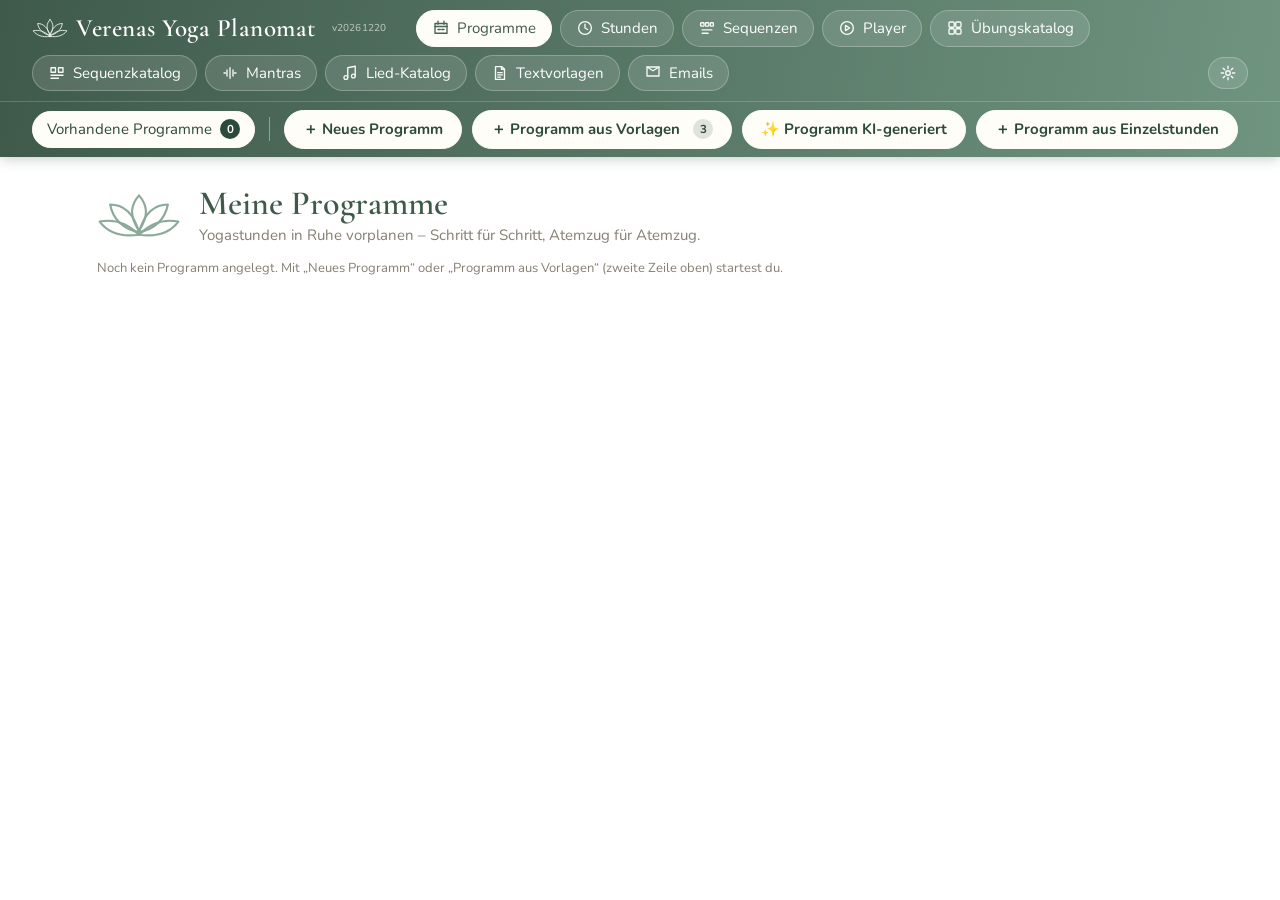
<file: index.html>
﻿<!doctype html>
<html lang="de">
<head>
<meta charset="utf-8">
<meta name="viewport" content="width=device-width, initial-scale=1">
<title>Verenas Yoga Planomat</title>
<link rel="preconnect" href="https://fonts.googleapis.com"><link rel="stylesheet" href="https://fonts.googleapis.com/css2?family=Cormorant+Garamond:wght@500;600;700&family=Nunito:wght@400;600;700&display=swap">
<link rel="stylesheet" href="style.css?v=20261227">
</head>
<body>
<div id="app"></div>
<div id="toast" role="status"></div>
<input type="file" id="imp" accept=".json,application/json" hidden>
<script src="js/poses.js?v=20261220"></script>
<script src="js/figuren.js?v=20261220"></script>
<script src="js/symbole.js?v=20261220"></script>
<script src="js/exercises.js?v=20261220"></script>
<script src="js/skript.js?v=20261220"></script>
<script src="js/erweiterung.js?v=20261220"></script>
<script src="js/shakti.js?v=20261220"></script>
<script src="js/kategorien.js?v=20261220"></script>
<script src="js/katalog-edit.js?v=20261220"></script>
<script src="js/themes.js?v=20261220"></script>
<script src="js/gen.js?v=20261227"></script>
<script src="js/doc.js?v=20261224"></script>
<script src="js/analyse.js?v=20261227"></script>
<script src="js/singles.js?v=20261227"></script>
<script src="js/aigen.js?v=20261223"></script>
<script src="js/sequenzen.js?v=20261220"></script>
<script src="js/aiseq.js?v=20261223"></script>
<script src="js/sequenzen-import.js?v=20261220"></script>
<script src="js/docx.js?v=20261224"></script>
<script src="js/player.js?v=20261220"></script>
<script src="js/video.js?v=20261220"></script>
<script src="js/textvorlagen.js?v=20261227"></script>
<script src="js/mantras.js?v=20261220"></script>
<script src="js/songs.js?v=20261220"></script>
<script src="js/seeds.js?v=20261220"></script>
<script src="js/sync.js?v=20261227"></script>
<script src="js/email.js?v=20261220"></script>
<script>const APP_VER = 'v20261220';</script><script src="js/app.js?v=20261227"></script>
</body>
</html>
</file>
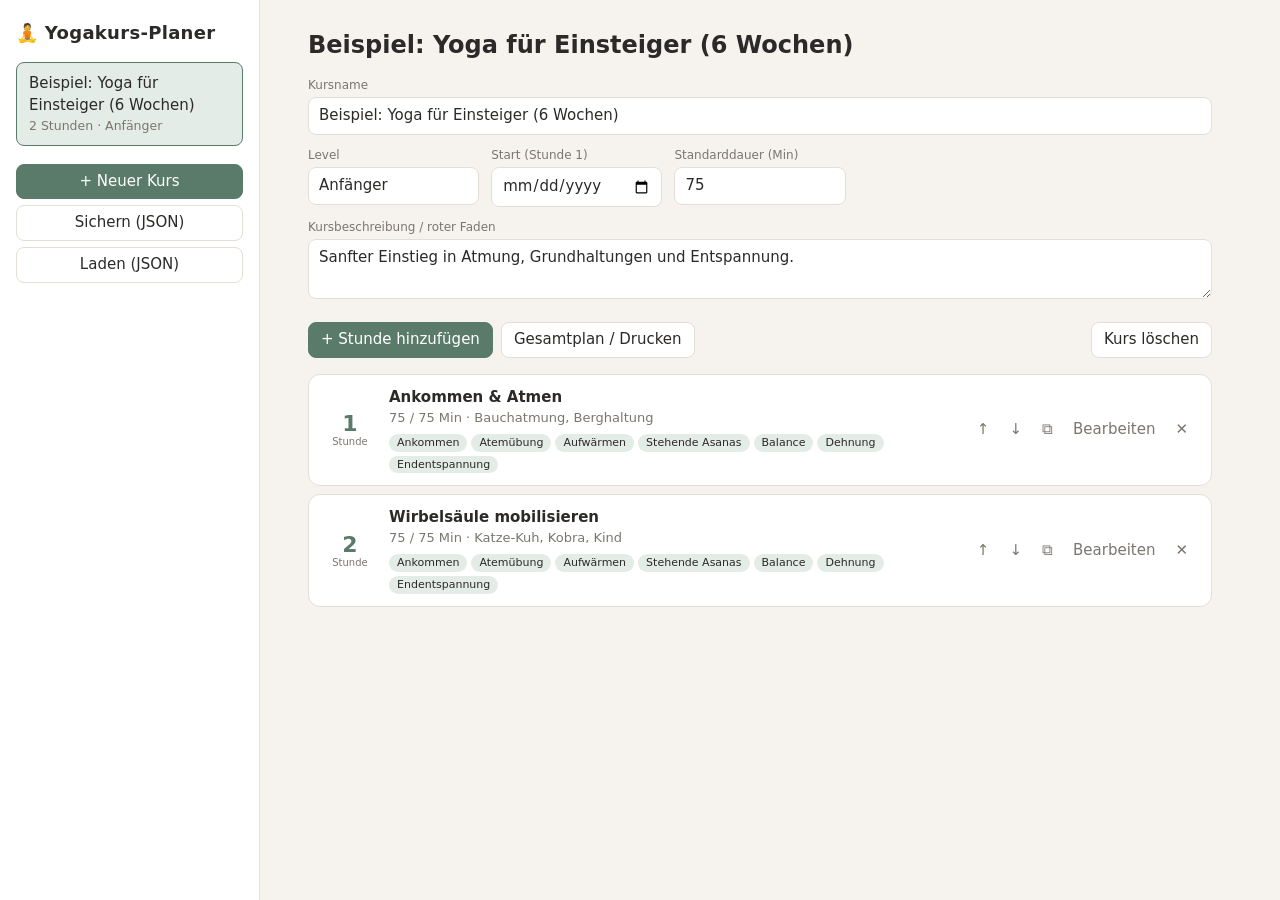
<file: index_v0_backup.html>
<!doctype html>
<html lang="de">
<head>
<meta charset="utf-8">
<meta name="viewport" content="width=device-width, initial-scale=1">
<title>Yogakurs-Planer</title>
<style>
:root{
  --bg:#f6f3ee; --card:#fff; --ink:#2b2a28; --muted:#7a766f; --line:#e4dfd6;
  --accent:#5b7b6a; --accent-ink:#fff; --accent-soft:#e3ece6; --danger:#b4492f;
}
@media (prefers-color-scheme: dark){
  :root{ --bg:#1c1d1b; --card:#262826; --ink:#ecebe6; --muted:#9a978f; --line:#3a3c39;
    --accent:#86a996; --accent-ink:#14201a; --accent-soft:#2c3a32; --danger:#e07a5f; }
}
*{box-sizing:border-box}
body{margin:0;font:15px/1.45 system-ui,-apple-system,"Segoe UI",sans-serif;background:var(--bg);color:var(--ink)}
button,input,select,textarea{font:inherit;color:inherit}
input,select,textarea{background:var(--card);border:1px solid var(--line);border-radius:8px;padding:7px 10px;width:100%}
textarea{resize:vertical;min-height:60px}
input:focus,select:focus,textarea:focus{outline:2px solid var(--accent);outline-offset:-1px}
label{display:block;font-size:12px;color:var(--muted);margin-bottom:3px}
button{cursor:pointer;border:1px solid var(--line);background:var(--card);border-radius:8px;padding:6px 12px}
button:hover{border-color:var(--accent)}
button.primary{background:var(--accent);color:var(--accent-ink);border-color:var(--accent)}
button.danger:hover{border-color:var(--danger);color:var(--danger)}
button.ghost{border-color:transparent;background:transparent;padding:4px 8px;color:var(--muted)}
button.ghost:hover{color:var(--ink);background:var(--accent-soft)}

.layout{display:grid;grid-template-columns:260px 1fr;min-height:100vh}
aside{background:var(--card);border-right:1px solid var(--line);padding:20px 16px;position:sticky;top:0;height:100vh;overflow:auto}
aside h1{font-size:18px;margin:0 0 16px;letter-spacing:.3px}
.course-item{display:block;width:100%;text-align:left;margin-bottom:6px;padding:10px 12px}
.course-item.active{background:var(--accent-soft);border-color:var(--accent)}
.course-item small{display:block;color:var(--muted)}
.side-actions{margin-top:18px;display:grid;gap:6px}
main{padding:28px clamp(16px,4vw,48px);max-width:1000px;width:100%}
.row{display:grid;gap:12px;grid-template-columns:repeat(auto-fit,minmax(160px,1fr));margin-bottom:12px}
.bar{display:flex;gap:8px;flex-wrap:wrap;align-items:center;margin:16px 0}
.bar .grow{flex:1}
h2{margin:0 0 4px;font-size:24px}
.crumb{color:var(--muted);font-size:13px;margin-bottom:6px}
.crumb a{color:var(--accent);cursor:pointer;text-decoration:underline}

.session{display:grid;grid-template-columns:54px 1fr auto;gap:12px;align-items:center;background:var(--card);
  border:1px solid var(--line);border-radius:12px;padding:12px 14px;margin-bottom:8px}
.session .no{font-size:22px;font-weight:600;color:var(--accent);text-align:center;line-height:1}
.session .no small{display:block;font-size:10px;color:var(--muted);font-weight:400;margin-top:2px}
.session .title{font-weight:600;cursor:pointer}
.session .title:hover{color:var(--accent)}
.session .meta{color:var(--muted);font-size:13px}
.chips{display:flex;gap:4px;flex-wrap:wrap;margin-top:6px}
.chip{font-size:11px;padding:1px 8px;border-radius:99px;background:var(--accent-soft);color:var(--ink)}
.actions{display:flex;gap:2px}

.block{display:grid;grid-template-columns:150px 1fr 80px auto;gap:8px;align-items:start;background:var(--card);
  border:1px solid var(--line);border-left:4px solid var(--accent);border-radius:10px;padding:10px;margin-bottom:8px}
.block .notes{grid-column:2 / 4}
.totals{display:flex;align-items:center;gap:12px;padding:10px 14px;border-radius:10px;background:var(--accent-soft);margin:12px 0}
.totals.over{background:color-mix(in srgb,var(--danger) 18%,var(--card))}
.progress{flex:1;height:8px;border-radius:99px;background:var(--line);overflow:hidden}
.progress i{display:block;height:100%;background:var(--accent)}
.totals.over .progress i{background:var(--danger)}
.empty{padding:32px;text-align:center;color:var(--muted);border:1px dashed var(--line);border-radius:12px}

.plan-session{background:var(--card);border:1px solid var(--line);border-radius:12px;padding:16px 18px;margin-bottom:14px;break-inside:avoid}
.plan-session h3{margin:0 0 2px}
.plan-session table{width:100%;border-collapse:collapse;margin-top:8px}
.plan-session td{padding:5px 6px;border-top:1px solid var(--line);vertical-align:top}
.plan-session td.min{white-space:nowrap;width:60px;color:var(--muted)}
.plan-session td.ph{width:140px;font-weight:600}

@media (max-width:760px){
  .layout{grid-template-columns:1fr}
  aside{position:static;height:auto;border-right:0;border-bottom:1px solid var(--line)}
  .block{grid-template-columns:1fr 80px auto}
  .block .notes{grid-column:1 / -1}
  .block select{grid-column:1 / -1}
  .session{grid-template-columns:44px 1fr}
  .session .actions{grid-column:1 / -1}
}
@media print{
  body{background:#fff;color:#000}
  aside,.bar,.no-print,.crumb{display:none!important}
  .layout{display:block}
  main{padding:0;max-width:none}
  .plan-session{border:1px solid #bbb;background:#fff}
}
</style>
</head>
<body>
<div class="layout">
  <aside>
    <h1>🧘 Yogakurs-Planer</h1>
    <div id="courseList"></div>
    <div class="side-actions">
      <button class="primary" id="newCourse">+ Neuer Kurs</button>
      <button id="exportBtn">Sichern (JSON)</button>
      <button id="importBtn">Laden (JSON)</button>
      <input type="file" id="importFile" accept="application/json" hidden>
    </div>
  </aside>
  <main id="main"></main>
</div>

<datalist id="poseList">
  <option value="Berghaltung (Tadasana)"><option value="Sonnengruß A"><option value="Sonnengruß B">
  <option value="Herabschauender Hund"><option value="Krieger I"><option value="Krieger II"><option value="Krieger III">
  <option value="Dreieck"><option value="Seitlicher Winkel"><option value="Baum"><option value="Stuhl">
  <option value="Kobra"><option value="Heuschrecke"><option value="Brücke"><option value="Rad">
  <option value="Kind"><option value="Katze-Kuh"><option value="Taube"><option value="Schmetterling">
  <option value="Vorbeuge sitzend"><option value="Drehsitz"><option value="Schulterstand"><option value="Pflug">
  <option value="Shavasana"><option value="Wechselatmung (Nadi Shodhana)"><option value="Ujjayi-Atmung"><option value="Kapalabhati">
</datalist>

<script>
const PHASES = {
  "Ankommen":"#8a9a5b","Atemübung":"#5b8fa8","Aufwärmen":"#c9a227","Sonnengruß":"#d98c3f",
  "Stehende Asanas":"#b4623a","Balance":"#7d5ba6","Bodenarbeit":"#a8566e","Rückbeugen":"#4f8a7b",
  "Dehnung":"#6f7fb5","Meditation":"#6e6e8f","Endentspannung":"#5b7b6a","Sonstiges":"#8c8880"
};
const TEMPLATE_75 = [
  ["Ankommen",5,"Ankommen, Intention setzen"],["Atemübung",7,""],["Aufwärmen",10,""],
  ["Stehende Asanas",25,""],["Balance",8,""],["Dehnung",10,""],["Endentspannung",10,"Shavasana"]
];
const KEY = "yogakurs-planer-v1";
const uid = () => Math.random().toString(36).slice(2,10);
const esc = s => String(s ?? "").replace(/[&<>"']/g, c => ({"&":"&amp;","<":"&lt;",">":"&gt;",'"':"&quot;","'":"&#39;"}[c]));

let state = load();
let view = { courseId: state.courses[0]?.id || null, sessionId: null, mode: "overview" };

function load(){
  try{ const s = JSON.parse(localStorage.getItem(KEY)); if(s && Array.isArray(s.courses)) return s; }catch(e){}
  return seed();
}
function save(){ try{ localStorage.setItem(KEY, JSON.stringify(state)); }catch(e){} }
function seed(){
  const mk = (title,theme,blocks) => ({id:uid(),title,theme,intention:"",date:"",duration:75,notes:"",
    blocks:blocks.map(([phase,minutes,notes])=>({id:uid(),phase,minutes,title:"",notes}))});
  return { courses:[{
    id:uid(), name:"Beispiel: Yoga für Einsteiger (6 Wochen)", level:"Anfänger", description:"Sanfter Einstieg in Atmung, Grundhaltungen und Entspannung.",
    startDate:"", defaultDuration:75,
    sessions:[ mk("Ankommen & Atmen","Bauchatmung, Berghaltung",TEMPLATE_75),
               mk("Wirbelsäule mobilisieren","Katze-Kuh, Kobra, Kind",TEMPLATE_75) ]
  }]};
}
const course = () => state.courses.find(c => c.id === view.courseId);
const session = () => course()?.sessions.find(s => s.id === view.sessionId);
const total = s => s.blocks.reduce((a,b)=>a + (Number(b.minutes)||0), 0);

function sessionDate(c, i){
  const s = c.sessions[i];
  const d = s.date || (c.startDate ? addDays(c.startDate, i*7) : "");
  if(!d) return "";
  return new Date(d + "T12:00").toLocaleDateString("de-DE",{weekday:"short",day:"2-digit",month:"2-digit",year:"numeric"});
}
function addDays(iso, n){ const d = new Date(iso+"T12:00"); d.setDate(d.getDate()+n); return d.toISOString().slice(0,10); }

/* ---------- Rendering ---------- */
function render(){
  renderSide();
  const c = course();
  const main = document.getElementById("main");
  if(!c){ main.innerHTML = `<div class="empty">Noch kein Kurs vorhanden. Lege links einen neuen Kurs an.</div>`; return; }
  if(view.mode === "session" && session()) main.innerHTML = sessionHTML(c, session());
  else if(view.mode === "plan") main.innerHTML = planHTML(c);
  else { view.mode = "overview"; main.innerHTML = overviewHTML(c); }
}
function renderSide(){
  document.getElementById("courseList").innerHTML = state.courses.map(c =>
    `<button class="course-item ${c.id===view.courseId?"active":""}" data-act="openCourse" data-id="${c.id}">
      ${esc(c.name||"Unbenannter Kurs")}<small>${c.sessions.length} Stunden${c.level?" · "+esc(c.level):""}</small></button>`).join("");
}
function overviewHTML(c){
  const rows = c.sessions.map((s,i)=>{
    const phases = [...new Set(s.blocks.map(b=>b.phase))];
    const d = sessionDate(c,i);
    return `<div class="session">
      <div class="no">${i+1}<small>Stunde</small></div>
      <div>
        <div class="title" data-act="openSession" data-id="${s.id}">${esc(s.title||"Ohne Titel")}</div>
        <div class="meta">${d?esc(d)+" · ":""}${total(s)} / ${s.duration||c.defaultDuration} Min${s.theme?" · "+esc(s.theme):""}</div>
        <div class="chips">${phases.map(p=>`<span class="chip">${esc(p)}</span>`).join("")}</div>
      </div>
      <div class="actions">
        <button class="ghost" title="Nach oben" data-act="moveSession" data-id="${s.id}" data-dir="-1">↑</button>
        <button class="ghost" title="Nach unten" data-act="moveSession" data-id="${s.id}" data-dir="1">↓</button>
        <button class="ghost" title="Duplizieren" data-act="dupSession" data-id="${s.id}">⧉</button>
        <button class="ghost" data-act="openSession" data-id="${s.id}">Bearbeiten</button>
        <button class="ghost danger" title="Löschen" data-act="delSession" data-id="${s.id}">✕</button>
      </div></div>`;
  }).join("");
  return `
    <h2>${esc(c.name||"Unbenannter Kurs")}</h2>
    <div class="row" style="margin-top:14px">
      <div style="grid-column:1/-1"><label>Kursname</label><input data-field="name" value="${esc(c.name)}"></div>
      <div><label>Level</label><input data-field="level" value="${esc(c.level)}" placeholder="z. B. Anfänger"></div>
      <div><label>Start (Stunde 1)</label><input type="date" data-field="startDate" value="${esc(c.startDate)}"></div>
      <div><label>Standarddauer (Min)</label><input type="number" min="5" step="5" data-field="defaultDuration" value="${c.defaultDuration}"></div>
    </div>
    <label>Kursbeschreibung / roter Faden</label>
    <textarea data-field="description">${esc(c.description)}</textarea>
    <div class="bar">
      <button class="primary" data-act="addSession">+ Stunde hinzufügen</button>
      <button data-act="showPlan">Gesamtplan / Drucken</button>
      <span class="grow"></span>
      <button class="danger" data-act="delCourse">Kurs löschen</button>
    </div>
    ${rows || `<div class="empty">Noch keine Stunden. Füge die erste Stunde hinzu.</div>`}`;
}
function sessionHTML(c, s){
  const i = c.sessions.indexOf(s);
  const prev = c.sessions[i-1], next = c.sessions[i+1];
  return `
    <div class="crumb"><a data-act="backOverview">← ${esc(c.name)}</a></div>
    <h2>Stunde ${i+1}${s.title?": "+esc(s.title):""}</h2>
    <div class="meta" style="color:var(--muted)">${esc(sessionDate(c,i))}</div>
    <div class="row" style="margin-top:14px">
      <div style="grid-column:1/-1"><label>Titel</label><input data-sfield="title" value="${esc(s.title)}"></div>
      <div><label>Thema / Schwerpunkt</label><input data-sfield="theme" value="${esc(s.theme)}"></div>
      <div><label>Datum (leer = automatisch)</label><input type="date" data-sfield="date" value="${esc(s.date)}"></div>
      <div><label>Dauer (Min)</label><input type="number" min="5" step="5" data-sfield="duration" value="${s.duration||c.defaultDuration}"></div>
    </div>
    <label>Intention / Lernziel</label>
    <textarea data-sfield="intention">${esc(s.intention)}</textarea>
    <div id="totals"></div>
    <div id="blocks">${s.blocks.map(blockHTML).join("") || `<div class="empty">Noch keine Abschnitte.</div>`}</div>
    <div class="bar">
      <button class="primary" data-act="addBlock">+ Abschnitt</button>
      <button data-act="applyTemplate">Standard-Ablauf einfügen (75 Min)</button>
    </div>
    <label>Notizen (Musik, Material, Hinweise)</label>
    <textarea data-sfield="notes">${esc(s.notes)}</textarea>
    <div class="bar">
      <button data-act="backOverview">Zur Übersicht</button>
      <span class="grow"></span>
      ${prev?`<button data-act="openSession" data-id="${prev.id}">← Stunde ${i}</button>`:""}
      ${next?`<button data-act="openSession" data-id="${next.id}">Stunde ${i+2} →</button>`:""}
    </div>
    ${(setTimeout(updateTotals,0),"")}`;
}
function blockHTML(b){
  return `<div class="block" data-bid="${b.id}" style="border-left-color:${PHASES[b.phase]||"var(--accent)"}">
    <select data-bfield="phase">${Object.keys(PHASES).map(p=>`<option ${p===b.phase?"selected":""}>${p}</option>`).join("")}</select>
    <input data-bfield="title" list="poseList" placeholder="Übung / Haltung / Sequenz" value="${esc(b.title)}">
    <input data-bfield="minutes" type="number" min="0" step="1" value="${b.minutes}" title="Minuten">
    <div class="actions">
      <button class="ghost" data-act="moveBlock" data-id="${b.id}" data-dir="-1">↑</button>
      <button class="ghost" data-act="moveBlock" data-id="${b.id}" data-dir="1">↓</button>
      <button class="ghost danger" data-act="delBlock" data-id="${b.id}">✕</button>
    </div>
    <textarea class="notes" data-bfield="notes" placeholder="Anleitung, Varianten, Hilfsmittel …" style="min-height:40px">${esc(b.notes)}</textarea>
  </div>`;
}
function updateTotals(){
  const el = document.getElementById("totals"); const c = course(), s = session();
  if(!el || !s) return;
  const t = total(s), goal = Number(s.duration)||c.defaultDuration, diff = t-goal;
  el.className = "totals" + (diff>0?" over":"");
  el.innerHTML = `<strong>${t} / ${goal} Min</strong>
    <div class="progress"><i style="width:${Math.min(100,goal?t/goal*100:0)}%"></i></div>
    <span>${diff===0?"passt genau":diff>0?diff+" Min zu viel":-diff+" Min übrig"}</span>`;
}
function planHTML(c){
  return `<div class="crumb"><a data-act="backOverview">← Zurück</a></div>
    <h2>${esc(c.name)}</h2>
    <div style="color:var(--muted)">${esc(c.level)}${c.description?" · "+esc(c.description):""}</div>
    <div class="bar"><button class="primary" onclick="window.print()">Drucken / Als PDF speichern</button></div>
    ${c.sessions.map((s,i)=>`<div class="plan-session">
      <h3>Stunde ${i+1}: ${esc(s.title)}</h3>
      <div style="color:var(--muted);font-size:13px">${esc(sessionDate(c,i))}${sessionDate(c,i)?" · ":""}${total(s)} Min${s.theme?" · "+esc(s.theme):""}</div>
      ${s.intention?`<p style="margin:8px 0 0"><em>${esc(s.intention)}</em></p>`:""}
      <table>${s.blocks.map(b=>`<tr><td class="min">${b.minutes} Min</td><td class="ph">${esc(b.phase)}</td>
        <td>${esc(b.title)}${b.notes?`<div style="color:var(--muted);font-size:13px;white-space:pre-wrap">${esc(b.notes)}</div>`:""}</td></tr>`).join("")}</table>
      ${s.notes?`<p style="font-size:13px;color:var(--muted);white-space:pre-wrap">Notizen: ${esc(s.notes)}</p>`:""}
    </div>`).join("")}`;
}

/* ---------- Aktionen ---------- */
const newSession = c => ({id:uid(),title:"",theme:"",intention:"",date:"",duration:c.defaultDuration,notes:"",blocks:[]});
const move = (arr, id, dir) => {
  const i = arr.findIndex(x=>x.id===id), j = i+dir;
  if(i<0 || j<0 || j>=arr.length) return false;
  [arr[i],arr[j]] = [arr[j],arr[i]]; return true;
};
const actions = {
  openCourse:(id)=>{ view={courseId:id,sessionId:null,mode:"overview"}; },
  openSession:(id)=>{ view.sessionId=id; view.mode="session"; window.scrollTo(0,0); },
  backOverview:()=>{ view.mode="overview"; view.sessionId=null; },
  showPlan:()=>{ view.mode="plan"; },
  addSession:()=>{ const c=course(), s=newSession(c); c.sessions.push(s); view.sessionId=s.id; view.mode="session"; },
  dupSession:(id)=>{ const c=course(), i=c.sessions.findIndex(s=>s.id===id);
    const copy=JSON.parse(JSON.stringify(c.sessions[i])); copy.id=uid(); copy.date=""; copy.title+=" (Kopie)";
    copy.blocks.forEach(b=>b.id=uid()); c.sessions.splice(i+1,0,copy); },
  delSession:(id)=>{ if(!confirm("Diese Stunde löschen?")) return; const c=course(); c.sessions=c.sessions.filter(s=>s.id!==id); },
  moveSession:(id,el)=>{ move(course().sessions,id,+el.dataset.dir); },
  delCourse:()=>{ if(!confirm("Den gesamten Kurs löschen?")) return;
    state.courses = state.courses.filter(c=>c.id!==view.courseId);
    view={courseId:state.courses[0]?.id||null,sessionId:null,mode:"overview"}; },
  addBlock:()=>{ session().blocks.push({id:uid(),phase:"Stehende Asanas",minutes:5,title:"",notes:""}); },
  applyTemplate:()=>{ const s=session(); if(s.blocks.length && !confirm("Vorhandene Abschnitte ersetzen?")) return;
    s.blocks=TEMPLATE_75.map(([phase,minutes,notes])=>({id:uid(),phase,minutes,title:"",notes})); s.duration=75; },
  delBlock:(id)=>{ const s=session(); s.blocks=s.blocks.filter(b=>b.id!==id); },
  moveBlock:(id,el)=>{ move(session().blocks,id,+el.dataset.dir); }
};
document.addEventListener("click", e=>{
  const el = e.target.closest("[data-act]"); if(!el) return;
  actions[el.dataset.act]?.(el.dataset.id, el); save(); render();
});
// Eingaben: ohne Neurendern (Fokus bleibt erhalten)
document.addEventListener("input", e=>{
  const t = e.target, c = course(); if(!c) return;
  if(t.dataset.field){ c[t.dataset.field] = t.type==="number" ? Number(t.value) : t.value; if(t.dataset.field==="name") renderSide(); }
  else if(t.dataset.sfield){ const s=session(); s[t.dataset.sfield] = t.type==="number" ? Number(t.value) : t.value; if(t.dataset.sfield==="duration") updateTotals(); }
  else if(t.dataset.bfield){
    const box=t.closest("[data-bid]"), b=session().blocks.find(x=>x.id===box.dataset.bid);
    b[t.dataset.bfield] = t.dataset.bfield==="minutes" ? (Number(t.value)||0) : t.value;
    if(t.dataset.bfield==="phase") box.style.borderLeftColor = PHASES[t.value];
    if(t.dataset.bfield==="minutes") updateTotals();
  } else return;
  save();
});
document.getElementById("newCourse").onclick = ()=>{
  const c={id:uid(),name:"Neuer Kurs",level:"",description:"",startDate:"",defaultDuration:75,sessions:[]};
  state.courses.push(c); view={courseId:c.id,sessionId:null,mode:"overview"}; save(); render();
};
document.getElementById("exportBtn").onclick = ()=>{
  const a=document.createElement("a");
  a.href=URL.createObjectURL(new Blob([JSON.stringify(state,null,2)],{type:"application/json"}));
  a.download="yogakurse-"+new Date().toISOString().slice(0,10)+".json"; a.click(); URL.revokeObjectURL(a.href);
};
document.getElementById("importBtn").onclick = ()=>document.getElementById("importFile").click();
document.getElementById("importFile").onchange = e=>{
  const f=e.target.files[0]; if(!f) return;
  f.text().then(t=>{
    try{
      const s=JSON.parse(t); if(!Array.isArray(s.courses)) throw 0;
      if(!confirm("Aktuelle Daten durch die Datei ersetzen?")) return;
      state=s; view={courseId:state.courses[0]?.id||null,sessionId:null,mode:"overview"}; save(); render();
    }catch(_){ alert("Ungültige Datei."); }
  });
  e.target.value="";
};
render();
</script>
</body>
</html>
</file>
<file: style.css>
:root{
  --bg:#f5efe4;--bg2:#ece5d6;--card:#fffdf8;--ink:#37332d;--muted:#857f72;--line:#e3dccd;
  --accent:#6f9480;--accent-deep:#3f5a4b;--accent-ink:#fff;--accent-soft:#e4ede6;--terra:#c9826b;--danger:#b4492f;--warn:#b7791f;
  --serif:"Cormorant Garamond",Georgia,"Times New Roman",serif;--sans:"Nunito","Segoe UI",system-ui,-apple-system,sans-serif;
  --shadow:0 2px 14px rgba(80,70,45,.08)
}
@media (prefers-color-scheme:dark){:root{--bg:#1d201d;--bg2:#252925;--card:#292d29;--ink:#ece9e0;--muted:#a09c90;--line:#3c413c;--accent:#8fb59f;--accent-deep:#b7d3c2;--accent-ink:#15211a;--accent-soft:#2f3b33;--terra:#dc9a83;--danger:#e07a5f;--warn:#e0b25f;--shadow:none}}
*{box-sizing:border-box}
body{margin:0;font:15px/1.5 var(--sans);color:var(--ink);background:var(--bg) radial-gradient(ellipse at 10% -10%,rgba(159,184,160,.28),transparent 55%),radial-gradient(ellipse at 100% 10%,rgba(201,130,107,.14),transparent 50%);background-attachment:fixed}
button,input,select,textarea{font:inherit;color:inherit}
input,select,textarea{background:var(--card);border:1px solid var(--line);border-radius:10px;padding:7px 11px;width:100%}
input[type=checkbox],input[type=radio]{width:auto;accent-color:var(--accent)}
textarea{resize:vertical}
input:focus,select:focus,textarea:focus{outline:2px solid var(--accent);outline-offset:-1px}
button{cursor:pointer;border:1px solid var(--line);background:var(--card);border-radius:99px;padding:6px 15px;transition:.15s}
button:hover{border-color:var(--accent);background:var(--accent-soft)}
button.primary{background:var(--accent-deep);color:#fff;border-color:var(--accent-deep)}
button.primary:hover{background:var(--accent);border-color:var(--accent)}
button.ghost{border-color:transparent;background:transparent;padding:4px 9px;color:var(--muted)}
button.ghost:hover{color:var(--accent-deep);background:var(--accent-soft)}
button.danger:hover{border-color:var(--danger);color:var(--danger);background:transparent}
button.sm{padding:2px 8px;font-size:12px}
.lotus{width:1.6em;height:1em;vertical-align:-.15em}
header{display:flex;gap:8px;align-items:center;flex-wrap:wrap;padding:12px clamp(12px,3vw,32px);background:linear-gradient(100deg,#3f5a4b,#6f9480);color:#fff;position:sticky;top:0;z-index:5;box-shadow:0 2px 12px rgba(40,60,50,.25)}
.brand{font:600 25px/1 var(--serif);margin-right:22px;letter-spacing:.02em;display:flex;align-items:center;gap:8px}
.brand .lotus{width:36px;height:24px;color:#e9f1ea}
header .tab{background:rgba(255,255,255,.12);border-color:rgba(255,255,255,.25);color:#fff}
header .tab:hover{background:rgba(255,255,255,.25)}
header .tab.on{background:#fffdf8;color:var(--accent-deep);border-color:#fffdf8}
.tab{border-radius:99px}.tab.on{background:var(--accent-soft);border-color:var(--accent)}
main{padding:24px clamp(12px,3vw,32px) 90px;max-width:1150px;margin:0 auto}
h1,h2,h3{font-family:var(--serif);color:var(--accent-deep);font-weight:600}
h1{font-size:34px;margin:0;line-height:1.1}h2{font-size:26px;margin:30px 0 10px}h3{font-size:20px;margin:0 0 6px}
h2::after{content:"";display:block;width:54px;height:2px;margin-top:4px;background:linear-gradient(90deg,var(--terra),transparent)}
.h1in{font:600 30px var(--serif);color:var(--accent-deep);border:1px solid transparent;background:transparent}.h1in:hover,.h1in:focus{border-color:var(--line);background:var(--card)}
.hero{display:flex;align-items:center;gap:18px;margin:4px 0 8px}
.hero .lotus{width:84px;height:54px;color:var(--accent);opacity:.8}
.hero p{margin:2px 0 0;color:var(--muted)}
.bar{display:flex;gap:8px;flex-wrap:wrap;align-items:center;margin:14px 0}.grow{flex:1}
.muted{color:var(--muted);font-size:13px}.muted.warn,.warn{color:var(--warn)}
.crumb a{color:var(--accent-deep);cursor:pointer;text-decoration:underline}
.card{background:var(--card);border:1px solid var(--line);border-radius:18px;padding:13px 18px;margin-bottom:10px;box-shadow:var(--shadow)}
.course{display:flex;gap:8px;align-items:center}.course .title{font:600 22px var(--serif);color:var(--accent-deep);cursor:pointer}.course .title:hover{color:var(--terra)}.meta{color:var(--muted);font-size:13px}
.panel{background:var(--card);border:1px solid var(--line);border-radius:18px;padding:13px 18px;margin-bottom:12px;box-shadow:var(--shadow)}
.panel>summary{cursor:pointer;font:600 19px var(--serif);color:var(--accent-deep);list-style:revert}
details.sess>summary{font:600 17px var(--sans);color:var(--ink)}
details.sess>summary .no{display:inline-flex;width:28px;height:28px;align-items:center;justify-content:center;border-radius:50%;background:var(--accent);color:#fff;font-weight:700;font-size:14px;margin-right:4px}
details.sess>summary .date{color:var(--muted);margin-right:6px;font-weight:400}
.grid{display:grid;gap:12px;grid-template-columns:repeat(auto-fit,minmax(210px,1fr));margin:12px 0}
.fld label{display:block;font-size:12px;color:var(--muted);margin-bottom:3px}
.fld.wide{grid-column:1/-1}
.chk{display:inline-flex;gap:6px;align-items:center;margin:0 14px 4px 0;font-size:14px;color:var(--ink)!important}
.checks,.radios{display:flex;flex-wrap:wrap}
.durs{display:grid;grid-template-columns:repeat(5,minmax(70px,1fr));gap:8px}.durs small{display:block;font-size:11px;color:var(--muted)}
.banner{background:color-mix(in srgb,var(--terra) 18%,var(--card));border-radius:12px;padding:8px 14px;margin-top:8px}.hide{display:none}
.blk{border:1px solid var(--line);border-left:5px solid var(--accent);border-radius:14px;padding:9px 12px;margin:12px 0;background:color-mix(in srgb,var(--accent-soft) 35%,var(--card))}
.blkh{margin-bottom:6px;display:flex;align-items:center;gap:8px;flex-wrap:wrap}
.exrow{display:flex;gap:8px;align-items:center;margin-bottom:5px;flex-wrap:wrap}
.exrow .fig{width:34px;height:34px;flex:none;color:var(--accent-deep)}
.exrow select{flex:1;min-width:200px;width:auto}
.exrow .mn{display:flex;align-items:center;gap:4px;font-size:12px;color:var(--muted);margin:0}.exrow .mn input{width:68px;padding:5px 7px}
.exrow .rep{width:150px;padding:5px 9px}
.mini{display:flex;gap:2px;flex-wrap:wrap}
.addsel{margin-top:4px;color:var(--muted)}
.timebox{border:1px solid var(--line);border-radius:14px;padding:10px 14px;margin:12px 0;background:var(--card)}
.tbh{display:flex;align-items:center;gap:10px;flex-wrap:wrap;margin-bottom:6px}
.tinfo{font-weight:700;padding:1px 10px;border-radius:99px;font-size:13px;white-space:nowrap}
.tinfo.ok{background:color-mix(in srgb,var(--accent) 22%,var(--card));color:var(--accent-deep)}
.tinfo.off{background:color-mix(in srgb,var(--terra) 26%,var(--card))}
.strip{display:flex;height:26px;border-radius:99px;overflow:hidden;gap:2px;min-width:160px}
.strip i{display:block;font-style:normal;font-size:11px;line-height:26px;color:#fff;text-align:center;overflow:hidden;white-space:nowrap;text-shadow:0 0 3px rgba(0,0,0,.35)}
.c1{background:#b9a684}.c2{background:#86aab8}.c3{background:#a7c29a}.c4{background:#7fa98c}.c5{background:#5f8a72}.c6{background:#b0443a}.c7{background:#a596c0}.c8{background:#cdb463}.c9{background:#6f82a0}
.legend{display:flex;flex-wrap:wrap;gap:4px 14px;margin:8px 0;font-size:12px;color:var(--muted)}.lg i{display:inline-block;width:11px;height:11px;border-radius:50%;margin-right:5px;vertical-align:-1px}
table.ovt td.stc{width:46%}table.ovt a{cursor:pointer;color:var(--accent-deep);text-decoration:underline}
.tw{font-size:11px;color:var(--muted);margin-left:8px}
.tblwrap{overflow:auto;background:var(--card);border:1px solid var(--line);border-radius:16px}
table.cat{width:100%;border-collapse:collapse}
table.cat th,table.cat td{padding:7px 10px;border-bottom:1px solid var(--line);text-align:left;vertical-align:middle}
table.cat th{font-size:12px;color:var(--muted);position:sticky;top:0;background:var(--card)}
table.cat .figc{width:56px}.figc .fig{width:44px;height:44px;color:var(--accent-deep)}
tr.banned{opacity:.5}
.chip{display:inline-block;font-size:11px;padding:1px 9px;border-radius:99px;background:var(--accent-soft);margin:1px 2px 1px 0}
.chip.warn{background:color-mix(in srgb,var(--terra) 24%,var(--card));color:var(--ink)}
.stars{white-space:nowrap}.st{border:0;background:none;padding:0 1px;font-size:18px;color:var(--line);line-height:1;border-radius:0}
.st:hover{background:none}.st.on{color:#e0a82e}.st.ban.on{color:var(--danger)}.st.ban{font-size:16px;margin-left:6px}
.posepick{display:flex;gap:10px;align-items:center}.posepick select{flex:1}.pp .fig{width:48px;height:48px;color:var(--accent-deep)}
#toast{position:fixed;left:50%;bottom:24px;transform:translateX(-50%) translateY(20px);background:#3f5a4b;color:#fff;padding:10px 18px;border-radius:99px;opacity:0;pointer-events:none;transition:.25s;z-index:20;max-width:90vw}
#toast.on{opacity:1;transform:translateX(-50%)}
#docPreview{margin-top:16px;background:var(--bg2);padding:18px;border-radius:18px;overflow:auto}
@media (max-width:640px){.durs{grid-template-columns:repeat(2,1fr)}.exrow .rep{width:100%}}
@media print{body{background:#fff}main{padding:0;max-width:none}#docPreview{background:none;padding:0;margin:0;overflow:visible}}
.pkb{display:flex;align-items:center;gap:8px;flex:1;min-width:220px;text-align:left;border-radius:12px;padding:3px 10px 3px 6px}
.pkb .fig{width:32px;height:32px;flex:none;color:var(--accent-deep)}
.pkb .pkn{flex:1}.pkb .caret{color:var(--muted)}
.pkb.add{flex:none;margin-top:4px;color:var(--muted);padding:5px 14px;min-width:0}
.exrow .chk.sm{font-size:12px;margin:0}
#pkpanel{position:fixed;z-index:40;background:var(--card);border:1px solid var(--line);border-radius:16px;box-shadow:0 10px 36px rgba(40,50,40,.3);padding:10px;overflow:auto}
#pkpanel #pkq{margin-bottom:8px;position:sticky;top:0}
.pkgrid{display:grid;grid-template-columns:repeat(auto-fill,minmax(235px,1fr));gap:4px}
.pko{display:flex;align-items:center;gap:8px;text-align:left;border-radius:12px;width:100%;padding:4px 8px;border-color:transparent}
.pko .fig{width:44px;height:44px;flex:none;color:var(--accent-deep)}
.pko span{display:flex;flex-direction:column;line-height:1.25}.pko small{color:var(--muted);font-size:11px}
.pko.cur{background:var(--accent-soft);border-color:var(--accent)}
.pko:disabled{opacity:.4;cursor:not-allowed}
.tiles{display:grid;grid-template-columns:repeat(auto-fill,minmax(210px,1fr));gap:14px}
.tile{display:flex;flex-direction:column;gap:6px;background:var(--card);border:1px solid var(--line);border-radius:20px;padding:12px;box-shadow:var(--shadow);transition:.15s}
.tile:hover{box-shadow:0 6px 20px rgba(60,80,60,.16);transform:translateY(-2px)}
.tile.banned{opacity:.5}
.tmain{text-align:center}
.tfig{background:linear-gradient(160deg,var(--accent-soft),color-mix(in srgb,var(--accent-soft) 40%,var(--card)));border-radius:16px;padding:10px;margin-bottom:8px}
.tfig .fig{width:104px;height:104px;color:var(--accent-deep)}
.tname{font:600 18px/1.2 var(--serif);color:var(--accent-deep)}
.tcat{font-size:11px;color:var(--muted);margin-top:2px}
.tchips{display:flex;flex-wrap:wrap;gap:2px;justify-content:center}
.tvars{display:flex;gap:8px;justify-content:center;align-items:stretch;min-height:20px}
.vt{position:relative;flex:1;max-width:96px;display:flex;flex-direction:column;align-items:center;background:var(--bg);border:1px solid var(--line);border-radius:14px;padding:6px 4px 5px}
.vt .fig{width:48px;height:48px;color:var(--accent-deep)}
.vt small{font-size:10px;line-height:1.15;text-align:center;color:var(--muted);margin-top:2px}
.vt .arr{position:absolute;top:-8px;left:-6px;width:22px;height:22px;border-radius:50%;display:flex;align-items:center;justify-content:center;font-weight:700;font-size:14px;color:#fff;box-shadow:0 1px 4px rgba(0,0,0,.25)}
.vt.up .arr{background:var(--terra)}.vt.down .arr{background:var(--accent)}
.nov{font-size:11px}
.trate{text-align:center}
table.cat td.tilec{width:118px;padding:8px 10px}
.ktile{background:linear-gradient(160deg,var(--accent-soft),color-mix(in srgb,var(--accent-soft) 40%,var(--card)));border:1px solid var(--line);border-radius:16px;padding:6px;box-shadow:0 2px 8px rgba(60,80,60,.12);display:flex;justify-content:center}
.ktile .fig{width:88px;height:88px;color:var(--accent-deep)}
table.cat td.vtc{width:108px;padding-top:12px}
table.cat td.vtc .vt{margin:0 auto}
.cat-mobi_sitz{--k:#d4b483}.cat-mobi_stand{--k:#7fb0c4}.cat-flow{--k:#86b394}.cat-stand{--k:#4f8a6e}.cat-balance{--k:#a596c8}.cat-kraft{--k:#b0443a}.cat-boden{--k:#cf8fa3}
.ktile[class*="cat-"]{background:linear-gradient(160deg,color-mix(in srgb,var(--k) 38%,var(--card)),color-mix(in srgb,var(--k) 14%,var(--card)));border-color:color-mix(in srgb,var(--k) 70%,var(--line));box-shadow:0 2px 8px color-mix(in srgb,var(--k) 35%,transparent)}
.vt[class*="cat-"]{background:color-mix(in srgb,var(--k) 22%,var(--card));border-color:color-mix(in srgb,var(--k) 60%,var(--line))}
.pko[class*="cat-"] .fig{background:color-mix(in srgb,var(--k) 26%,var(--card));border-radius:10px;padding:3px}
.catlegend .lg[class*="cat-"] i{background:var(--k)}
.sa{font-style:italic;color:var(--accent);font-size:12px}
small.sa{display:block}
.cat-br_atem{--k:#6fb8bd}.cat-br_wahr{--k:#b79bcb}
.chip.stl{font-size:10.5px}
.st-sen{background:#dfe9dd!important}.st-hatha{background:#efe2c6!important}.st-vinyasa{background:#cfe3ec!important}.st-yin{background:#e0d9ee!important}.st-kund{background:#f3d9cf!important}.st-chakra{background:#f1e6b8!important}.st-natal{background:#f1d6df!important}.st-adv{background:#cfd4cb!important}
@media (prefers-color-scheme:dark){.st-sen,.st-hatha,.st-vinyasa,.st-yin,.st-kund,.st-chakra,.st-natal,.st-adv{filter:brightness(.55) saturate(.9)}}
table.cat a.nm{cursor:pointer;color:var(--ink);text-decoration:none}table.cat a.nm:hover{color:var(--accent)}.car{color:var(--accent);font-size:12px}
.ktile.clk{cursor:pointer}.ktile.clk:hover{transform:translateY(-1px)}
tr.mainrow.open td{border-bottom-color:transparent}
tr.detail td{background:color-mix(in srgb,var(--accent-soft) 40%,var(--card));padding:12px 18px}
.dgrid{display:grid;grid-template-columns:1.3fr 1fr;gap:20px}@media (max-width:760px){.dgrid{grid-template-columns:1fr}}
.dtext p{margin:0 0 8px}.dwarn{color:var(--terra);font-weight:600}
.dmeta{font-size:13px;display:grid;gap:5px;align-content:start}
.steps{display:flex;align-items:center;gap:6px;flex-wrap:wrap;margin:6px 0 14px}
.steps .stp{color:var(--muted)}
.steps .tab{display:inline-flex;align-items:center;gap:8px;padding:7px 16px}
.steps .tn{display:inline-flex;width:22px;height:22px;border-radius:50%;background:var(--accent);color:#fff;font-size:12px;font-weight:700;align-items:center;justify-content:center}
.steps .tab.on{background:var(--accent-deep);color:#fff;border-color:var(--accent-deep)}.steps .tab.on .tn{background:#fff;color:var(--accent-deep)}
.fcards{display:grid;grid-template-columns:repeat(auto-fit,minmax(420px,1fr));gap:12px;align-items:start}
.fcards .panel{margin:0}.fcards h3{margin-bottom:2px}
table.ovt td.dc{width:150px}table.ovt td.mc{min-width:220px}table.ovt td input{padding:5px 8px}
.selbar{display:flex;align-items:center;gap:6px;margin:6px 0 12px}
.pills{display:flex;gap:6px;flex-wrap:wrap;flex:1}
.pill{display:inline-flex;flex-direction:column;align-items:center;min-width:46px;padding:4px 10px;border-radius:14px;line-height:1.1;font-weight:700}
.pill small{font-weight:400;font-size:10px;color:var(--muted)}
.pill.on{background:var(--accent-deep);color:#fff;border-color:var(--accent-deep)}.pill.on small{color:#e3ece6}
.pill.off:not(.on){border-color:var(--terra)}
.shead{display:flex;align-items:center;gap:8px;flex-wrap:wrap;font-size:17px;margin-bottom:4px}
.shead .no{display:inline-flex;width:30px;height:30px;align-items:center;justify-content:center;border-radius:50%;background:var(--accent);color:#fff;font-weight:700;font-size:14px}
.shead .date{color:var(--muted)}
/* Einzelstunde: Blöcke */
.bcard{border:1px solid var(--line);border-left:5px solid var(--k,var(--accent));border-radius:14px;margin:8px 0;background:var(--card);overflow:hidden}
.bcard.open{box-shadow:var(--shadow)}
.bcard .bh{display:flex;align-items:center;gap:10px;padding:8px 12px;cursor:pointer;flex-wrap:wrap;background:color-mix(in srgb,var(--k,var(--accent)) 14%,var(--card))}
.bcard .bh:hover{background:color-mix(in srgb,var(--k,var(--accent)) 24%,var(--card))}
.bcard .bh b{font-size:15px}
.bcard .bmin{font-size:12px;color:var(--muted);white-space:nowrap}
.bcard .bsum{display:flex;align-items:center;gap:6px;flex:1;min-width:160px;color:var(--muted);font-size:12.5px;overflow:hidden}
.bcard .tprev{font-style:italic;white-space:nowrap;overflow:hidden;text-overflow:ellipsis;max-width:62ch}
.bcard .bb{padding:6px 14px 12px}
.bcard.cat-einl,.bcard.cat-atem,.bcard.cat-schluss,.bcard.cat-shava{--k:#9db8b0}
.bcard.cat-atem{--k:#6fb8bd}.bcard.cat-shava{--k:#7d8fa8}.bcard.cat-schluss{--k:#cdb463}.bcard.cat-einl{--k:#b9a684}
.bcard.cat-mobi{--k:#d4b483}.bcard.cat-aufw{--k:#86b394}.bcard.cat-asana{--k:#4f8a6e}.bcard.cat-kraft{--k:#b0443a}.bcard.cat-ausgl{--k:#cf8fa3}
.mts{display:inline-flex;gap:3px;flex-wrap:wrap;align-items:center}
.mt{display:inline-flex;width:30px;height:30px;border-radius:9px;align-items:center;justify-content:center;background:color-mix(in srgb,var(--k) 30%,var(--card));border:1px solid color-mix(in srgb,var(--k) 60%,var(--line))}
.mt .fig{width:24px;height:24px;color:var(--accent-deep)}
.msep{display:inline-block;width:2px;height:22px;background:var(--line);margin:0 3px;border-radius:2px}
table.ovt td.tlc{min-width:300px;max-width:520px}
.mini{}details.mini>summary{font:600 15px var(--sans);color:var(--accent-deep)}
table.deft{width:100%;border-collapse:collapse;margin:8px 0}table.deft td,table.deft th{padding:4px 8px;text-align:left;border-bottom:1px solid var(--line)}
table.deft th{font-size:12px;color:var(--muted)}table.deft td.c1{width:44px}table.deft td.dtd input{width:90px}
/* Status */
.statsel{width:auto;padding:3px 10px;border-radius:99px;font-size:13px;font-weight:700}
.statsel.stat-entwurf{background:#efe9dc}.statsel.stat-geplant{background:#cfe3ec}.statsel.stat-fertig{background:#cfe6d4}.statsel.stat-gehalten{background:#d8d3e6}
@media (prefers-color-scheme:dark){.statsel{color:#222}}
.pill.stp-geplant{box-shadow:inset 0 -3px 0 #86aab8}.pill.stp-fertig{box-shadow:inset 0 -3px 0 #6fa57f}.pill.stp-gehalten{box-shadow:inset 0 -3px 0 #8a7fb5}
/* Übungsblöcke: Kacheln-Spalten */
.cntc{display:inline-flex;align-items:center;gap:6px;margin-left:auto;background:var(--card);border:1px solid var(--line);border-radius:99px;padding:2px 6px}
.cntc b{min-width:18px;text-align:center}.cntc button{padding:0 9px;border-radius:99px;font-weight:700;line-height:1.4}
.xhead,.xrow{display:grid;grid-template-columns:minmax(230px,1.3fr) minmax(130px,.8fr) minmax(130px,.8fr) 100px minmax(130px,.7fr);gap:10px;align-items:center}
.xhead{font-size:11.5px;color:var(--muted);padding:2px 6px;border-bottom:1px solid var(--line);margin-bottom:4px}
.xrow{padding:6px;border-bottom:1px dashed var(--line)}
.xc{min-width:0}.xt{display:flex;align-items:center;gap:10px}
.xtile{flex:none;width:96px;height:96px;border-radius:18px;display:flex;align-items:center;justify-content:center;cursor:pointer;background:linear-gradient(160deg,color-mix(in srgb,var(--k) 38%,var(--card)),color-mix(in srgb,var(--k) 14%,var(--card)));border:1px solid color-mix(in srgb,var(--k) 70%,var(--line));box-shadow:0 2px 8px color-mix(in srgb,var(--k) 35%,transparent);transition:.15s}
.xtile:hover{transform:translateY(-1px)}
.xtile .fig{width:78px;height:78px;color:var(--accent-deep)}
.xn{display:flex;flex-direction:column;gap:2px;min-width:0}.xn b{font-size:14px;line-height:1.25}.xn .sa{font-size:11.5px}
.xmv{display:flex;gap:0;margin-top:3px}
.alt{position:relative;display:flex;flex-direction:column;align-items:center;gap:1px;padding:8px 6px 6px;border-radius:16px;cursor:pointer;border:2px dashed color-mix(in srgb,var(--k) 55%,var(--line));background:color-mix(in srgb,var(--k) 10%,var(--card));opacity:.8;transition:.15s;text-align:center}
.alt:hover{opacity:1}
.alt.on{opacity:1;border-style:solid;background:color-mix(in srgb,var(--k) 30%,var(--card));box-shadow:0 2px 8px color-mix(in srgb,var(--k) 40%,transparent)}
.alt .at .fig{width:48px;height:48px;color:var(--accent-deep)}
.alt small{font-size:10.5px;line-height:1.15;color:var(--ink)}
.alt .ainfo{font-size:10px;font-weight:700;color:var(--muted)}.alt.on .ainfo{color:var(--accent-deep)}
.alt .arr{position:absolute;top:-8px;left:-6px;width:22px;height:22px;border-radius:50%;display:flex;align-items:center;justify-content:center;font-weight:700;font-size:14px;color:#fff;box-shadow:0 1px 4px rgba(0,0,0,.25)}
.alt.up .arr{background:var(--terra)}.alt.down .arr{background:var(--accent)}
.alt button.rep{font-size:10px;padding:0 6px;margin-top:2px}
.xd{display:flex;align-items:center;gap:4px}.xd input{width:70px}
.xl{display:flex;flex-direction:column;gap:3px;align-items:flex-start}
.dots{display:inline-flex;gap:3px}.dots i{width:11px;height:11px;border-radius:50%;border:1.5px solid var(--accent);display:inline-block}.dots i.on{background:var(--accent)}
@media (max-width:900px){.xhead{display:none}.xrow{grid-template-columns:1fr 1fr}.xt{grid-column:1/-1}}
/* Alternativen = gleiche Kachel wie die Übung */
.alt{border:0;background:none;box-shadow:none;padding:0;opacity:1;gap:3px;cursor:default;align-items:center}
.alt .at{display:none}
.alt .xtile.altt{position:relative;cursor:pointer;opacity:.55;border-style:dashed;border-width:2px;box-shadow:none}
.alt .xtile.altt .fig{width:78px;height:78px}
.alt:hover .xtile.altt{opacity:.9}
.alt.on .xtile.altt{opacity:1;border-style:solid;box-shadow:0 2px 8px color-mix(in srgb,var(--k) 40%,transparent)}
.alt .arr{position:absolute;top:-8px;left:-8px;width:24px;height:24px;border-radius:50%;display:flex;align-items:center;justify-content:center;font-weight:700;font-size:15px;color:#fff;box-shadow:0 1px 4px rgba(0,0,0,.25);z-index:1}
.alt.up .arr{background:var(--terra)}.alt.down .arr{background:var(--accent)}
.alt .chk-on{position:absolute;right:-6px;bottom:-6px;width:22px;height:22px;border-radius:50%;background:var(--accent-deep);color:#fff;font-size:13px;display:flex;align-items:center;justify-content:center}
.alt .an{font-size:12px;line-height:1.2;text-align:center;max-width:130px}
.alt .ainfo{font-size:10.5px;font-weight:700;color:var(--muted)}.alt.on .ainfo{color:var(--accent-deep)}
.xrow{align-items:start}
/* Drag & Drop */
.xtile[draggable=true]{cursor:grab}.xtile[draggable=true]:active{cursor:grabbing}
.xrow.dragging{opacity:.4}
.xrow.dr-before{box-shadow:0 -3px 0 var(--accent)}.xrow.dr-after{box-shadow:0 3px 0 var(--accent)}
.bcard.dr-into{outline:3px dashed var(--accent);outline-offset:-3px}
/* Hauptübung: Name unter der Kachel, Mülleimer rechts */
.xhead,.xrow{grid-template-columns:minmax(130px,.9fr) minmax(130px,.8fr) minmax(130px,.8fr) 100px minmax(130px,.7fr) 44px}
.xt{flex-direction:column;align-items:center;gap:3px;text-align:center}
.xt .an{font-size:12.5px;line-height:1.2;max-width:150px}.xt .sa{font-size:11px}
.xdel{display:flex;flex-direction:column;justify-content:flex-start;align-items:center;gap:4px;padding-top:30px}
.trash{color:var(--muted)}.trash:hover{color:var(--danger);background:color-mix(in srgb,var(--danger) 12%,var(--card))}
@media (max-width:900px){.xrow{grid-template-columns:1fr 1fr}.xt{grid-column:1/-1}.xdel{padding-top:0}}
.alt.on,.alt:hover{background:none!important;box-shadow:none!important;border:0!important}
/* Atem-Block: Kacheln */
.bslots{display:flex;gap:22px;flex-wrap:wrap;margin:6px 0 10px}
.bslot{display:flex;flex-direction:column;align-items:center;gap:3px;min-width:130px;text-align:center}
.bslot .an{font-size:12.5px;line-height:1.2;max-width:150px}
.xtile.empty{background:none;border:2px dashed color-mix(in srgb,var(--k) 60%,var(--line));box-shadow:none;opacity:.85}
.xtile.empty .plus{font-size:34px;color:var(--muted)}
.mt.tx{background:color-mix(in srgb,var(--k) 18%,var(--card));border-style:dashed}
.mt.tx .fig{width:22px;height:22px;color:var(--muted)}
.bcard.cat-x{--k:#a9b4c2}
table.deft td.mvc{white-space:nowrap;width:70px}table.deft select.arts{width:auto;padding:4px 8px}
/* Status (vorgeplant / in Planung / fertig) */
.statsel.stat-vorgeplant{background:#cfe3ec}.statsel.stat-in_planung{background:#f3e2b4}.statsel.stat-fertig{background:#cfe6d4}
.pill.stp-vorgeplant{box-shadow:inset 0 -3px 0 #86aab8}.pill.stp-in_planung{box-shadow:inset 0 -3px 0 #d9a93a}.pill.stp-fertig{box-shadow:inset 0 -3px 0 #6fa57f}
.stdot{display:inline-block;width:10px;height:10px;border-radius:50%;margin:0 4px 0 2px;vertical-align:0}
.stdot.stc-vorgeplant{background:#86aab8}.stdot.stc-in_planung{background:#d9a93a}.stdot.stc-fertig{background:#6fa57f}
/* Rahmen: Stundenblöcke über die ganze Breite */
.scl{display:grid;gap:12px;margin:10px 0}
.sc{border:1px solid var(--line);border-left:9px solid var(--sk,#86aab8);border-radius:16px;padding:10px 14px;background:color-mix(in srgb,var(--sk,#86aab8) 12%,var(--card))}
.sc.stc-vorgeplant{--sk:#86aab8}.sc.stc-in_planung{--sk:#d9a93a}.sc.stc-fertig{--sk:#6fa57f}
.sch{display:flex;align-items:center;gap:10px;flex-wrap:wrap}
.sch .no{display:inline-flex;width:30px;height:30px;align-items:center;justify-content:center;border-radius:50%;background:var(--sk);color:#fff;font-weight:700}
.sch .scd{width:150px}.sch .scm{width:min(360px,45vw);font-weight:600}
.scs{margin:8px 0}
.scb{display:flex;flex-wrap:wrap;gap:8px}
.sbx{flex:1 1 auto;border:1px solid var(--line);border-left:4px solid var(--k,#999);border-radius:12px;padding:6px 8px;background:color-mix(in srgb,var(--k,#999) 9%,var(--card))}
.sbt{display:flex;gap:10px;justify-content:space-between;font-size:12px}.sbt span{color:var(--muted);white-space:nowrap}
.sbk{display:flex;gap:3px;flex-wrap:wrap;margin-top:4px;align-items:center}
.sbx.cat-einl{--k:#b9a684}.sbx.cat-atem{--k:#6fb8bd}.sbx.cat-mobi{--k:#d4b483}.sbx.cat-aufw{--k:#86b394}.sbx.cat-asana{--k:#4f8a6e}.sbx.cat-kraft{--k:#b0443a}.sbx.cat-ausgl{--k:#cf8fa3}.sbx.cat-schluss{--k:#cdb463}.sbx.cat-shava{--k:#7d8fa8}.sbx.cat-x{--k:#a9b4c2}
.hmin{display:inline-flex;align-items:center;gap:3px;font-size:12px;color:var(--muted);margin:0}
.hmin input{width:64px;padding:2px 6px;font-size:12.5px}
.scf{display:flex;flex-wrap:wrap;gap:4px;align-items:center;padding:4px 0 2px}.scf .mt{width:34px;height:34px}.scf .mt .fig{width:27px;height:27px}
/* Peak-Pose-Stern */
.star{position:absolute;top:-7px;right:-7px;width:22px;height:22px;border-radius:50%;background:#e0a82e;color:#fff;font-size:13px;line-height:22px;text-align:center;box-shadow:0 1px 4px rgba(0,0,0,.3);z-index:2;pointer-events:none}
.ktile,.xtile,.mt{position:relative}
.mt .star{width:14px;height:14px;font-size:9px;line-height:14px;top:-5px;right:-5px}
.vt .star{width:16px;height:16px;font-size:10px;line-height:16px;top:-6px;right:-6px}
.kats{margin-top:6px;padding-top:6px;border-top:1px dashed var(--line);display:grid;gap:4px}
.kats .kl{display:flex;flex-wrap:wrap;gap:4px;align-items:center}.kats .kt{font-size:12px;color:var(--muted);min-width:210px}
.chip.kc{background:color-mix(in srgb,var(--accent) 16%,var(--card))}
/* Filter der Einzelstunde */
.fcol{display:grid;gap:6px;margin:6px 0}
.fgrp{margin:8px 0}.fgt{font-size:12px;color:var(--muted);margin-bottom:3px}
.fchips{display:flex;flex-wrap:wrap;gap:5px}
.fchip{display:inline-flex;align-items:center;gap:5px;padding:3px 11px;border:1px solid var(--line);border-radius:99px;font-size:13px;cursor:pointer;background:var(--card);margin:0;color:var(--ink)!important}
.fchip input{display:none}.fchip.on{background:var(--accent-deep);color:#fff!important;border-color:var(--accent-deep)}
.fchip:hover{border-color:var(--accent)}

.xtile .star{top:3px;right:3px}.altt .star{top:3px;right:3px}.ktile .star{top:2px;right:2px}.mt .star{top:-3px;right:-3px}.vt .star{top:-3px;right:-3px}
.pkf{position:relative;display:inline-flex;flex:none}.pkf .star{width:14px;height:14px;font-size:9px;line-height:14px;top:-3px;right:-3px}
.pknote{font-size:11.5px;padding:4px 6px 0}
.pkopts{display:flex;flex-wrap:wrap;gap:4px 14px;padding:6px 6px 0;font-size:12.5px}.pkopt{display:flex;align-items:center;gap:5px;cursor:pointer}

/* Statusfarben: vorgeplant = rötlich, in Planung = gelblich, fertig = grünlich */
.statsel.stat-vorgeplant{background:#f1c9c4}.statsel.stat-in_planung{background:#f6e7a8}.statsel.stat-fertig{background:#c9e6cd}
.pill.stp-vorgeplant{box-shadow:inset 0 -3px 0 #d9776d}.pill.stp-in_planung{box-shadow:inset 0 -3px 0 #e0b92e}.pill.stp-fertig{box-shadow:inset 0 -3px 0 #5fa56f}
.stdot.stc-vorgeplant{background:#d9776d}.stdot.stc-in_planung{background:#e0b92e}.stdot.stc-fertig{background:#5fa56f}
.sc.stc-vorgeplant{--sk:#d9776d}.sc.stc-in_planung{--sk:#e0b92e}.sc.stc-fertig{--sk:#5fa56f}

/* Dauer: Gesamt = Summe der Teile (gekoppelt) */
.durrow{display:flex;flex-wrap:wrap;align-items:flex-end;gap:6px 8px}
.durrow>div{display:flex;flex-direction:column;gap:2px}.durrow small{font-size:11px;color:var(--muted)}
.durrow input{width:72px}
.durrow .durtot input{width:84px;font-weight:700;border-color:var(--accent)}
.durrow .eq,.durrow .pl{padding-bottom:8px;color:var(--muted);font-weight:700}
/* Rahmenplanung – neu gegliedert */
.fcards{grid-template-columns:repeat(2,minmax(0,1fr));gap:16px}
.fcards .panel.span2{grid-column:1/-1}
@media (max-width:860px){.fcards{grid-template-columns:1fr}}
.fcards .panel{padding:16px 20px 12px;border-top:4px solid var(--accent);background:linear-gradient(180deg,color-mix(in srgb,var(--accent-soft) 45%,var(--card)),var(--card) 90px)}
.fcards h2.ph{margin:0;font:inherit}
.fcards h3{display:flex;align-items:center;gap:10px;margin:0;font:600 21px var(--serif);color:var(--accent-deep)}
.pn{display:inline-flex;align-items:center;justify-content:center;width:26px;height:26px;border-radius:50%;background:var(--accent-deep);color:#fff;font:700 14px var(--sans,inherit)}
.phint{margin:3px 0 0 36px;font-size:12.5px;color:var(--muted)}
.fcards .grid{margin:12px 0 4px}
.ctitle{margin:0;font:600 26px var(--serif);color:var(--accent-deep)}

/* Kopfzeile: Kurs + Schritte, Zahnrad rechts */
header .grow{flex:1}
header .hsep{width:1px;height:26px;background:rgba(255,255,255,.35);margin:0 8px}
header .hcourse{font:600 18px var(--serif);max-width:26ch;overflow:hidden;text-overflow:ellipsis;white-space:nowrap;margin-right:6px}
header .tab.stp{display:inline-flex;align-items:center;gap:7px;padding:6px 14px}
header .tab.stp .tn{display:inline-flex;width:20px;height:20px;border-radius:50%;background:rgba(255,255,255,.3);color:#fff;font-size:11px;font-weight:700;align-items:center;justify-content:center}
header .tab.stp.on .tn{background:var(--accent-deep);color:#fff}
header .gear{font-size:19px;line-height:1;padding:6px 11px}
/* Übungsauswahl: zusätzliche Spalte Yogastil & Körperregion */
.xhead,.xrow{grid-template-columns:minmax(130px,.9fr) minmax(120px,.7fr) minmax(120px,.7fr) 90px minmax(120px,.6fr) minmax(150px,.8fr) 44px}
.xk{display:flex;flex-direction:column;gap:4px}
.kchips{display:flex;flex-wrap:wrap;gap:3px}
.kchips .chip{font-size:10.5px;padding:1px 7px;line-height:1.5}
.kchips .ks{background:color-mix(in srgb,var(--accent) 20%,var(--card));border-color:color-mix(in srgb,var(--accent) 45%,var(--line))}
.kchips .kr{background:color-mix(in srgb,var(--terra) 16%,var(--card));border-color:color-mix(in srgb,var(--terra) 40%,var(--line))}
.xhead,.xrow{grid-template-columns:minmax(130px,.9fr) minmax(120px,.7fr) minmax(120px,.7fr) minmax(150px,.8fr) minmax(130px,.7fr) 90px 44px}
.xl .stars{display:block;margin:2px 0}

/* Analyse-Seiten */
.ph2{margin:0;font:600 26px var(--serif);color:var(--accent-deep)}
.ahead{margin:4px 0 10px;font-size:16px}
.pills{display:flex;flex-wrap:wrap;gap:6px;margin:6px 0 10px}
.kpis{display:grid;grid-template-columns:repeat(auto-fit,minmax(170px,1fr));gap:10px;margin:8px 0 14px}
.kpi{background:var(--card);border:1px solid var(--line);border-radius:16px;padding:12px 14px;box-shadow:var(--shadow);display:flex;flex-direction:column;gap:2px;min-height:78px}
.kpi b{font:600 26px var(--serif);color:var(--accent-deep);line-height:1.1}.kpi span{font-size:12px;color:var(--muted)}.kpi small{font-size:12px;color:var(--ink)}
.agrid{display:grid;grid-template-columns:repeat(auto-fit,minmax(340px,1fr));gap:14px;margin:0 0 14px;align-items:start}
.apanel{margin:0 0 14px;border-top:3px solid var(--accent)}.agrid .apanel{margin:0}.apanel.wide{grid-column:1/-1}
.apanel h3{margin:0 0 2px;font:600 18px var(--serif);color:var(--accent-deep)}.phint2{margin:0 0 8px;font-size:12px;color:var(--muted)}
.apanel.hints{border-top-color:var(--terra);background:color-mix(in srgb,var(--terra) 8%,var(--card))}.apanel.hints ul{margin:6px 0 0;padding-left:20px}.apanel.hints li{margin:3px 0}
.abars{display:flex;flex-direction:column;gap:5px;margin-bottom:8px}
.abar{display:grid;grid-template-columns:minmax(110px,40%) 1fr auto;gap:8px;align-items:center;font-size:13px}.abar.zero{opacity:.45}
.abar .at{height:12px;background:color-mix(in srgb,var(--accent) 12%,var(--card));border-radius:99px;overflow:hidden}
.abar .at i{display:block;height:100%;background:linear-gradient(90deg,var(--accent),var(--accent-deep));border-radius:99px}
.abar .av{white-space:nowrap;color:var(--muted)}.abar .av small{color:var(--ink)}
.rstars{background:linear-gradient(90deg,#e0a82e var(--p),#d6d1c2 var(--p));-webkit-background-clip:text;background-clip:text;color:transparent;letter-spacing:2px;font-size:17px;white-space:nowrap}
.atbl{width:100%;border-collapse:collapse;font-size:13px}.atbl th{text-align:left;font-size:11.5px;color:var(--muted);padding:5px 8px;border-bottom:1px solid var(--line);white-space:nowrap}
.atbl td{padding:6px 8px;border-bottom:1px dashed var(--line);vertical-align:top}.atbl tr.clk{cursor:pointer}.atbl tr.clk:hover{background:color-mix(in srgb,var(--accent) 8%,var(--card))}
.lvbar{display:inline-block;width:56px;height:8px;background:color-mix(in srgb,var(--accent) 14%,var(--card));border-radius:99px;overflow:hidden;vertical-align:middle}.lvbar i{display:block;height:100%;background:var(--terra)}
.spark{display:flex;align-items:flex-end;gap:6px;height:90px;margin:4px 0 12px;padding:0 4px;border-bottom:1px solid var(--line)}
.spark .col{flex:1;max-width:34px;height:100%;display:flex;flex-direction:column;justify-content:flex-end;align-items:center}
.spark .col i{display:block;width:100%;background:linear-gradient(180deg,var(--terra),color-mix(in srgb,var(--terra) 55%,var(--card)));border-radius:6px 6px 0 0;min-height:3px}.spark .col small{font-size:10px;color:var(--muted)}
.alist{list-style:none;margin:0;padding:0}.alist li{padding:4px 0;border-bottom:1px dashed var(--line);display:flex;flex-wrap:wrap;gap:6px;align-items:center}
.alist .stars{margin-left:auto}
.anfix{margin-left:8px;padding:2px 12px;border-radius:99px;background:var(--accent-deep);color:#fff;border-color:var(--accent-deep)}.anfix:disabled{opacity:.45;cursor:not-allowed}

.mt.clk{cursor:pointer;transition:transform .12s,box-shadow .12s}.mt.clk:hover{transform:translateY(-2px) scale(1.12);box-shadow:0 3px 8px rgba(40,60,50,.3);z-index:3}

.agrid.agrid3{grid-template-columns:repeat(3,minmax(0,1fr))}@media (max-width:1000px){.agrid.agrid3{grid-template-columns:1fr}}

.apanel .subh{font:600 12px var(--sans,inherit);color:var(--accent-deep);text-transform:uppercase;letter-spacing:.05em;margin:8px 0 5px;padding-top:6px;border-top:1px dashed var(--line)}.apanel .subh:first-of-type{margin-top:2px;padding-top:0;border-top:0}

/* Übungsauswahl: Kacheln übereinander, Zusatzinfos daneben */
.pkgrid{grid-template-columns:1fr;gap:4px}
.pko{align-items:flex-start;padding:6px 10px;gap:12px}
.pko .pkf .fig{width:64px;height:64px}
.pko .pkinfo{display:flex;flex-direction:column;gap:3px;min-width:0;flex:1}
.pko .pkname{display:flex;flex-wrap:wrap;align-items:baseline;gap:4px 8px}.pko .pkname b{font-size:14.5px}
.pko .pkmeta{display:flex;flex-wrap:wrap;align-items:center;gap:4px 8px;font-size:12px}
.pko .pkmeta span{display:inline-flex;flex-direction:row}.pko .pkmeta .rstars{font-size:14px}
.pko .pkch{display:flex;flex-direction:column;gap:3px}.pko .pkch span{display:inline-block}
.pko .pkwarn{font-size:11.5px;color:var(--terra)}
#pkpanel #pkq{background:var(--card);z-index:3;box-shadow:0 6px 8px -4px var(--card)}

.docsel{display:flex;align-items:center;gap:10px;flex-wrap:wrap;margin:4px 0 12px}.docsel .pills{margin:0}.pill.pillw{width:auto;min-width:0;padding:6px 16px}
#docPreview{overflow:auto}

.fsp{border-top:3px solid var(--terra);margin:0 0 16px}.fsp h3{margin:0 0 2px;font:600 19px var(--serif);color:var(--accent-deep)}.fsitem small{opacity:.8}.fsn{display:inline-flex;align-items:center;justify-content:center;min-width:19px;height:19px;border-radius:50%;background:#fff;color:var(--accent-deep);font-size:12px;margin-right:3px}

/* ===== Kopfzeile neu: Hauptleiste + Kontextleiste (Programm / Einzelstunde) ===== */
header.hdr{display:block;padding:0;gap:0}
header.hdr .hrow{display:flex;align-items:center;gap:8px;flex-wrap:wrap;padding:10px clamp(12px,3vw,32px)}
header.hdr .tab{display:inline-flex;align-items:center;gap:7px}
header .hi{flex:none;opacity:.95}
header.hdr .gear{padding:6px 10px}
header.hdr .hctx{display:flex;align-items:center;gap:10px;flex-wrap:wrap;padding:8px clamp(12px,3vw,32px);color:#fff;border-top:1px solid rgba(255,255,255,.18)}
header.hdr .hctx.is-prog{background:linear-gradient(100deg,#2c4a3c,#44705a)}
header.hdr .hctx.is-single{background:linear-gradient(100deg,#8c4d37,#c07a58)}
header.hdr .hbadge{display:inline-flex;align-items:center;gap:7px;padding:5px 12px;border-radius:99px;background:#fffdf8;color:var(--accent-deep);font-size:12px;letter-spacing:.07em}
header.hdr .is-single .hbadge{color:#8c4d37}
header.hdr .hbadge b{font-weight:800}.header .hbadge .hi{opacity:1}
header.hdr .hvl{font-style:normal;font-weight:700;padding:1px 7px;border-radius:99px;background:rgba(0,0,0,.1);letter-spacing:0}
header.hdr .hcourse{font:600 19px var(--serif);max-width:30ch;overflow:hidden;text-overflow:ellipsis;white-space:nowrap}
header.hdr .hsteps{display:flex;align-items:center;gap:6px;flex-wrap:wrap;margin-left:6px}
header.hdr .hctx .tab.stp{background:rgba(255,255,255,.14);border-color:rgba(255,255,255,.28);color:#fff}
header.hdr .hctx .tab.stp:hover{background:rgba(255,255,255,.28)}
header.hdr .hctx .tab.stp.on{background:#fffdf8;color:#2c4a3c;border-color:#fffdf8}
header.hdr .hctx.is-single .tab.stp.on{color:#8c4d37}
header.hdr .hctx .tab.stp .tn{background:rgba(255,255,255,.3)}
header.hdr .hctx .tab.stp.on .tn{background:#2c4a3c;color:#fff}
header.hdr .hctx.is-single .tab.stp.on .tn{background:#8c4d37}
header.hdr .hsep{width:1px;height:24px;background:rgba(255,255,255,.4);margin:0 4px}
/* Name des geöffneten Programms / der Einzelstunde in der oberen Leiste */
header.hdr .hname{display:inline-flex;align-items:center;gap:8px;margin-left:10px;padding:5px 14px;border-radius:99px;color:#fff;max-width:42ch;border:1px solid rgba(255,255,255,.35)}
header.hdr .hname b{font:600 17px var(--serif);overflow:hidden;text-overflow:ellipsis;white-space:nowrap}
header.hdr .hname.is-prog{background:#2c4a3c}
header.hdr .hname.is-single{background:#a8603f}
/* Name groß und schlicht (ohne Rahmen, ohne Symbol) */
header.hdr .hname,header.hdr .hname.is-prog,header.hdr .hname.is-single{background:none;border:0;padding:0 4px;margin-left:18px;max-width:46ch}
header.hdr .hname b{font:600 28px/1.1 var(--serif);letter-spacing:.01em;text-shadow:0 1px 6px rgba(20,40,30,.25)}
/* Abzeichen PROGRAMM / EINZELSTUNDE ist klickbar (zurück zur Übersicht) */
header.hdr button.hbadge{border:0;cursor:pointer;font-family:inherit}
header.hdr button.hbadge .hback{font-size:11px;font-weight:700;letter-spacing:0;opacity:.6;margin-left:2px;border-left:1px solid currentColor;padding-left:8px}
header.hdr button.hbadge:hover{box-shadow:0 0 0 3px rgba(255,255,255,.35);transform:translateY(-1px)}
header.hdr button.hbadge:hover .hback{opacity:1}
/* Zweite Kopfzeile auf den Übersichtsseiten: Neu anlegen */
header.hdr .hctx.is-actions{background:linear-gradient(100deg,#3f5a4b,#6f9480)}
header.hdr .hnew{font-size:12px;letter-spacing:.08em;text-transform:uppercase;opacity:.85;margin-right:4px}
header.hdr .hact{display:inline-flex;align-items:center;gap:6px;padding:7px 18px;border-radius:99px;background:#fffdf8;color:#2c4a3c;border:1px solid #fffdf8;font-weight:700;cursor:pointer}
header.hdr .hact:hover{box-shadow:0 0 0 3px rgba(255,255,255,.35);transform:translateY(-1px)}
/* zweite Zeile Programme / Stunden: Reiter + Aktionen */
header.hdr .hctx.is-actions .tab.stp{display:inline-flex;align-items:center;gap:8px;padding:6px 14px}
header.hdr .hcnt{font-style:normal;font-size:11.5px;font-weight:700;min-width:20px;height:20px;border-radius:99px;background:rgba(255,255,255,.28);display:inline-flex;align-items:center;justify-content:center;padding:0 6px}
header.hdr .hctx.is-actions .tab.stp.on .hcnt{background:#2c4a3c;color:#fff}
header.hdr .hact.on{background:#2c4a3c;color:#fff;border-color:#fff}
/* Baukasten: Programm aus Einzelstunden */
.bld{border-top:4px solid var(--accent)}
.bslot{border:1px solid var(--line);border-radius:14px;padding:10px 14px;margin:10px 0;background:var(--card)}
.bslot.filled{border-left:5px solid var(--accent);background:color-mix(in srgb,var(--accent-soft) 35%,var(--card))}
.bsh{display:flex;align-items:center;gap:10px;margin-bottom:6px}.bsh .no{width:26px;height:26px;border-radius:50%;background:var(--accent-deep);color:#fff;display:inline-flex;align-items:center;justify-content:center;font-weight:700;font-size:13px}
.bchoice{display:flex;flex-wrap:wrap;gap:8px}
.bbtn{border-radius:99px;padding:7px 16px;border:1px dashed var(--accent);background:var(--card);cursor:pointer;font-weight:700}.bbtn:hover,.bbtn.on{background:var(--accent-deep);color:#fff;border-style:solid}
.bpick{display:flex;flex-direction:column;gap:5px;margin-top:8px;padding:8px;border-radius:12px;background:color-mix(in srgb,var(--accent) 8%,var(--card))}
.bopt{display:flex;justify-content:space-between;align-items:baseline;gap:12px;text-align:left;border-radius:10px;padding:6px 12px}.bopt small{color:var(--muted)}
.bsum{display:flex;align-items:center;flex-wrap:wrap;gap:10px}
.bk{padding:2px 10px;border-radius:99px;font-size:11.5px;font-weight:800;letter-spacing:.04em;color:#fff}.bk-single{background:#a8603f}.bk-tpl{background:#b08a2e}.bk-new{background:#5a7f6a}
.bflat{margin-top:6px;display:flex;flex-wrap:wrap;gap:3px}
/* Ausgabe: drei Gruppen (Programm / Einzelstunde / Allgemein) */
.dgrps{display:grid;grid-template-columns:repeat(3,minmax(0,1fr));gap:14px;margin:4px 0 16px;align-items:start}
@media (max-width:1100px){.dgrps{grid-template-columns:1fr}}
.dgrp{border:1px solid var(--line);border-radius:16px;padding:12px 14px 10px;background:var(--card);box-shadow:var(--shadow);border-top:4px solid var(--accent);position:relative}
.dgrp.g-s{border-top-color:#c07a58}.dgrp.g-a{border-top-color:#b08a2e;background:linear-gradient(180deg,color-mix(in srgb,#b08a2e 7%,var(--card)),var(--card) 120px)}
.dgrp.off{opacity:.55}
.dgh{display:flex;align-items:center;gap:10px;margin-bottom:10px}.dgh .hi{width:26px;height:26px;color:var(--accent-deep);flex:none}
.dgh h4{margin:0;font:600 20px var(--serif);color:var(--accent-deep)}.dgh small{display:block;font-size:11.5px;color:var(--muted);line-height:1.3}
.dgh .dgc{margin-left:auto;font-size:12px;font-weight:700;padding:2px 9px;border-radius:99px;background:color-mix(in srgb,var(--accent) 15%,var(--card));color:var(--accent-deep);white-space:nowrap}
.dopts{display:grid;gap:6px}
.dgrp.g-a .dopts{grid-template-columns:1fr 1fr}@media (max-width:1100px){.dgrp.g-a .dopts{grid-template-columns:1fr}}
.dopt{display:flex;align-items:flex-start;gap:9px;margin:0;padding:8px 10px;border:1px solid var(--line);border-radius:12px;cursor:pointer;background:var(--bg);color:var(--ink)!important;transition:.12s}
.dopt:hover{border-color:var(--accent)}.dopt input{margin-top:3px;flex:none}
.dopt .dt b{display:block;font-size:13.5px;font-weight:700}.dopt .dt small{display:block;font-size:11.5px;color:var(--muted);line-height:1.3;margin-top:1px}
.dopt.on{background:color-mix(in srgb,var(--accent) 16%,var(--card));border-color:var(--accent)}
.dopt.off{cursor:not-allowed;background:transparent}
.dgb{display:flex;gap:6px;justify-content:flex-end;margin-top:8px}
/* Allgemein: Punkte untereinander */
.dgrp.g-a .dopts{grid-template-columns:1fr}

/* Alle drei Blöcke: etwa zwei Optionen hoch, dann scrollen */
.dopts{max-height:226px;overflow-y:auto;padding-right:6px;scrollbar-width:thin;scrollbar-color:var(--accent) transparent;scroll-snap-type:y proximity}
.dopts .dopt{scroll-snap-align:start}
.dopts::-webkit-scrollbar{width:7px}.dopts::-webkit-scrollbar-thumb{background:var(--accent);border-radius:9px}
.tpf{border-top:3px solid var(--terra);margin:0 0 16px}.tpf h3{margin:0 0 4px;font:600 19px var(--serif);color:var(--accent-deep)}

header.hdr .hact .hcnt{margin-left:7px;background:rgba(44,74,60,.15);color:#2c4a3c}header.hdr .hact.on .hcnt{background:rgba(255,255,255,.3);color:#fff}

.rcph{margin:14px 0 2px;font:600 17px var(--serif);color:var(--accent-deep)}.rcps{display:flex;flex-direction:column;gap:6px;margin:6px 0 12px}.rcp{display:flex;align-items:center;gap:12px;padding:6px 12px;border:1px solid var(--line);border-radius:12px;background:var(--bg)}.rcp .rn{font-weight:700}.rcp .re{flex:1}

/* Mantra-Katalog */
.mfilt{margin-bottom:12px}
.mcard{background:var(--card);border:1px solid var(--line);border-left:5px solid var(--terra);border-radius:16px;margin:10px 0;box-shadow:var(--shadow);overflow:hidden}
.mcard.open{border-left-color:var(--accent-deep)}
.mhead{display:grid;grid-template-columns:minmax(200px,34%) 1fr;gap:18px;padding:14px 18px;cursor:pointer}
.mhead:hover{background:color-mix(in srgb,var(--accent) 5%,var(--card))}
.mtext{font:600 19px/1.35 var(--serif);color:var(--accent-deep);background:color-mix(in srgb,var(--terra) 9%,var(--card));border-radius:12px;padding:10px 14px;align-self:start}
.mtext .mdev{font-size:26px;color:var(--terra);margin-bottom:2px}
.minfo h4{margin:0;font:600 19px var(--serif);color:var(--accent-deep)}
.mfuer{font-size:12.5px;color:var(--muted);margin:2px 0 6px}
.mchips{display:flex;flex-wrap:wrap;gap:4px}
.mchips .chip{font-size:11px}.mt-BijaMantra{background:color-mix(in srgb,#b08a2e 22%,var(--card));border-color:#b08a2e}.mt-Gebet{background:color-mix(in srgb,#6f9480 25%,var(--card))}.mt-Meditation{background:color-mix(in srgb,#a8603f 18%,var(--card))}
.msum{margin:8px 0 4px;font-size:13px;color:var(--ink)}.mtogl{font-size:12px;color:var(--accent-deep);font-weight:700}
.mdet{padding:2px 18px 16px;border-top:1px dashed var(--line)}
.msec{margin-top:10px}.msec h5{margin:0 0 3px;font:700 12px var(--sans,inherit);letter-spacing:.06em;text-transform:uppercase;color:var(--accent-deep)}.msec p{margin:0 0 6px;font-size:13.5px;line-height:1.55}
.mbed{border-collapse:collapse;width:100%;font-size:13px}.mbed td{padding:4px 8px;border-bottom:1px dashed var(--line);vertical-align:top}.mbed td.ml{width:26%;font-weight:700;color:var(--accent-deep)}
.msrc{font-size:11.5px}.minfop{margin-bottom:14px}
@media (max-width:760px){.mhead{grid-template-columns:1fr}}
/* Mantra: Farbe, Kacheln, Block */
.cat-mantra_t,.cat-mantra{--k:#d4d8e2}
.bcard.cat-mantra{--k:#d4d8e2}.sbx.cat-mantra{--k:#d4d8e2}
.strip i.c10,.i.c10{background:#d4d8e2}
.mhead{grid-template-columns:auto minmax(190px,30%) 1fr}
.mleft .xtile{width:96px;height:96px;cursor:pointer}
@media (max-width:760px){.mhead{grid-template-columns:auto 1fr}.mhead .minfo{grid-column:1/-1}}
.c10{background:#d4d8e2}

.outblocks{display:grid;grid-template-columns:repeat(auto-fit,minmax(340px,1fr));gap:14px;margin:14px 0}.outblocks .panel{margin:0}.outblocks .oh{margin:0 0 4px;font-size:18px}

.outblocks .fchips .fchip{font-size:15px;padding:7px 14px}.outblocks .fchips{gap:8px}

.scf{display:grid;grid-template-columns:repeat(20,minmax(0,1fr));gap:3px}.scf .mt{width:100%;height:auto;aspect-ratio:1/1;border-radius:7px}.scf .mt .fig{width:80%;height:80%}

.gobtns{display:inline-flex;flex-direction:column;gap:4px;align-items:stretch}.gobtns .sm{white-space:nowrap}



.dwrap{position:relative;display:inline-block}.dwrap .wdl{position:absolute;left:11px;top:50%;transform:translateY(-50%);font-weight:700;color:var(--accent-deep,#3f5a4b);pointer-events:none;z-index:1;font-size:.95em}.dwrap input{padding-left:36px}.sch .dwrap .scd{width:172px}

.brand .ver{margin-left:8px;font:500 10px/1 Nunito,sans-serif;opacity:.6;letter-spacing:.02em}

.strip i.sk-einl,.lg i.sk-einl{background:#b9a684}.strip i.sk-atem,.lg i.sk-atem{background:#6fb8bd}.strip i.sk-mantra,.lg i.sk-mantra{background:#d4d8e2;color:#4a5160;text-shadow:none}.strip i.sk-mobi,.lg i.sk-mobi{background:#d4b483}.strip i.sk-aufw,.lg i.sk-aufw{background:#86b394}.strip i.sk-asana,.lg i.sk-asana{background:#4f8a6e}.strip i.sk-kraft,.lg i.sk-kraft{background:#b0443a}.strip i.sk-ausgl,.lg i.sk-ausgl{background:#cf8fa3}.strip i.sk-schluss,.lg i.sk-schluss{background:#cdb463}.strip i.sk-shava,.lg i.sk-shava{background:#7d8fa8}

.hlw{position:relative;background:var(--card,#fff);border-radius:10px}
.hlw .hlbd{position:absolute;top:0;left:0;margin:0;overflow:hidden;color:transparent;white-space:pre-wrap;word-wrap:break-word;overflow-wrap:break-word;pointer-events:none;box-sizing:border-box}
.hlw .hlbd mark{background:#f3e3a0;color:transparent;border-radius:3px;padding:0}
.hlw textarea{position:relative;background:transparent!important;width:100%;box-sizing:border-box;display:block}
.paper b.kw{font-weight:700;color:#2f4a3c}
.btn-neu{font:700 14px/1 inherit;font-family:inherit;padding:8px 16px;border-radius:999px;border:1px solid var(--accent,#5f8a72);background:var(--card,#fff);color:var(--accent-deep,#3f5a4b);cursor:pointer;margin:0 6px 0 4px}
.btn-neu:hover{background:var(--accent,#5f8a72);color:#fff}
.txd{display:flex;align-items:center;gap:6px;flex-wrap:wrap;margin:2px 0 6px;font-size:13px}.txd label{font-weight:700;margin:0}.txd input{width:70px}

.stfil{font:700 14px/1 inherit;font-family:inherit;padding:9px 16px;border-radius:999px;border:2px solid transparent;cursor:pointer;color:#3a3a36;margin-right:8px;transition:.12s}
.stfil b{margin-left:6px;font-size:15px}
.stfil.stp-vorgeplant{background:#f7dcd8;border-color:#d9776d}.stfil.stp-in_planung{background:#f8ecbf;border-color:#e0b92e}.stfil.stp-fertig{background:#d8ecdc;border-color:#5fa56f}
.stfil:hover{filter:brightness(.97);transform:translateY(-1px)}
.stfil.on{box-shadow:0 0 0 3px rgba(60,60,50,.25);filter:saturate(1.3);transform:none}

button.armed{background:#c0463a!important;color:#fff!important;border-color:#c0463a!important;font-weight:700}

.btn-neu.sm2{font-size:12px;padding:7px 12px;opacity:.85}
.tplpick{border:2px solid var(--accent,#5f8a72);border-radius:12px;background:var(--card,#fff);padding:8px;margin:6px 0 8px;display:grid;gap:6px}
.tplpick .tph{display:flex;align-items:center;gap:10px;flex-wrap:wrap}
.tpo{display:block;text-align:left;border:1px solid var(--line,#ddd);border-radius:10px;background:var(--bg,#faf8f3);padding:8px 12px;cursor:pointer;font:inherit}
.tpo:hover{border-color:var(--accent,#5f8a72);background:#eef5f0}
.tpo .tpp{display:block;color:#6b665c;font-size:12.5px;margin-top:3px;font-weight:400}
.tag{display:inline-block;font-size:11px;font-weight:700;padding:1px 8px;border-radius:999px;background:#dfe9e2;color:#3f5a4b;vertical-align:1px}.tag.own{background:#f3e3a0;color:#6b5314}
.tgrid{display:grid;grid-template-columns:repeat(auto-fit,minmax(340px,1fr));gap:10px}
.tcard{border:1px solid var(--line,#ddd);border-radius:12px;padding:10px 12px;background:var(--card,#fff)}.tcard.own{border-left:4px solid #e0b92e}
.tch{display:flex;align-items:center;gap:8px;margin-bottom:6px}
.tcard .tpbody{white-space:pre-wrap;font-size:13.5px;line-height:1.5;max-height:240px;overflow:auto;color:#3a3a36}
.tcard textarea{width:100%;box-sizing:border-box}.tcard .tname{width:100%;box-sizing:border-box;margin-bottom:6px;font-weight:700}

.cat-shakti{--k:#8e6bb8}.bcard.cat-shakti,.sbx.cat-shakti{--k:#8e6bb8}
.strip i.sk-shakti,.lg i.sk-shakti{background:#8e6bb8}

.aufb{display:grid;gap:12px}
.aufb .atot{display:flex;align-items:center;gap:14px;flex-wrap:wrap}
.aufb .atot label{font:700 15px/1 inherit;font-family:inherit;margin:0}
.aufb .atin{display:flex;align-items:baseline;gap:6px}.aufb .atin input{width:96px;font-size:26px;font-weight:700;text-align:center;padding:6px 8px}.aufb .atin span{color:var(--muted,#7a7468)}
.aufb .atot p{flex:1 1 280px;margin:0}
.aufb .astrip{height:28px;border-radius:14px;margin:0}.aufb .astrip i{line-height:28px;font-size:12px}
.alist{border:1px solid var(--line,#ddd);border-radius:14px;overflow:hidden;background:var(--card,#fff)}
.ahd,.ar{display:grid;grid-template-columns:minmax(220px,1.3fr) minmax(260px,1.5fr) 120px;gap:12px;align-items:center;padding:9px 14px}
.ahd{background:#f1ede4;font-size:12px;font-weight:700;color:#6b665c;text-transform:uppercase;letter-spacing:.04em}
.ar{border-top:1px solid var(--line,#e6e1d6)}.ar.off{background:#faf8f3}.ar.off .an b{color:#8a8376}
.ar .an{display:flex;align-items:center;gap:10px}.ar .an i{flex:none;width:12px;height:34px;border-radius:6px}.ar .an b{display:block;font-size:15px}.ar .an small{display:block;color:#7a7468;font-size:12px;line-height:1.3}
.ar .as{display:flex;align-items:center;gap:8px}.ar .as select{flex:1;min-width:0}.ar .aln{font-size:12px;color:#7a7468;white-space:nowrap}
.ar .am{display:flex;align-items:center;gap:6px;justify-content:flex-end}.ar .am input{width:70px;text-align:center;font-weight:700}.ar .am span{color:#7a7468;font-size:13px}
@media (max-width:760px){.ahd{display:none}.ar{grid-template-columns:1fr;gap:6px}.ar .am{justify-content:flex-start}}

.aufb i.sk-einl{background:#b9a684}.aufb i.sk-atem{background:#6fb8bd}.aufb i.sk-mantra{background:#d4d8e2;color:#4a5160;text-shadow:none}.aufb i.sk-mobi{background:#d4b483}.aufb i.sk-shakti{background:#8e6bb8}.aufb i.sk-asana{background:#4f8a6e}.aufb i.sk-kraft{background:#b0443a}.aufb i.sk-schluss{background:#cdb463}.aufb i.sk-shava{background:#7d8fa8}

.aufb i.sk-ausgl{background:#cf8fa3}.aufb i.sk-mobi{background:#d4b483}
.agrp{display:flex;align-items:baseline;gap:12px;padding:8px 14px;background:#eef3ee;border-top:1px solid var(--line,#e6e1d6);font-size:13px}.agrp span{font:700 12px/1 inherit;font-family:inherit;text-transform:uppercase;letter-spacing:.05em;color:#3f5a4b}.agrp b{color:#3f5a4b}.agrp small{color:#7a7468}
.ar.ing{border-left:5px solid #b8cdbd;background:#fbfdfb}.ar.ing.off{background:#f7f7f4}
.ar.sub{padding-top:5px;padding-bottom:5px;margin-left:22px;border-left:3px solid #e3b9b3;background:#fffafa}.ar.sub .an i{height:22px;width:10px}.ar.sub .an b{font-size:13.5px}

.qd{display:flex;gap:6px}.qdb{font:700 14px/1 inherit;font-family:inherit;padding:8px 14px;border-radius:999px;border:1px solid var(--accent,#5f8a72);background:var(--card,#fff);color:var(--accent-deep,#3f5a4b);cursor:pointer}
.qdb:hover{background:#eef5f0}.qdb.on{background:var(--accent,#5f8a72);color:#fff}

.seg{display:flex;flex-wrap:wrap;gap:6px;width:100%}
.sgb{font:600 13.5px/1 inherit;font-family:inherit;padding:8px 14px;border-radius:999px;border:1px solid var(--line,#cfd8d0);background:var(--card,#fff);color:#4a4a42;cursor:pointer;transition:.12s}
.sgb:hover:not(:disabled){border-color:var(--accent,#5f8a72);background:#eef5f0}
.sgb.on{background:var(--accent,#5f8a72);border-color:var(--accent,#5f8a72);color:#fff;font-weight:700}
.sgb:disabled{opacity:.45;cursor:not-allowed}
.ar.off .sgb.on{background:#9aa79f;border-color:#9aa79f}

/* Unterzeilen (Wahrnehmungsübung, Kraftübungen): nur der Name rückt ein, die Buttons stehen bündig mit den übrigen Zeilen */
.ar{border-left:5px solid transparent}
.ar.ing{border-left-color:#b8cdbd}
.ar.sub{margin-left:0;border-left:5px solid transparent}
.ar.sub.ing{border-left-color:#b8cdbd}
.ar.sub .an{padding-left:24px}
.ar.sub .an::before{content:'';flex:none}

/* „Rauslassen / Keine / Gar nicht / Nein“: ganz rechts, bei Auswahl leicht rot hinterlegt */
.sgb.sgoff{margin-left:auto}
.sgb.sgoff.on{background:#f6dcd8;border-color:#d9776d;color:#8a2f25}
.ar.off .sgb.sgoff.on{background:#f6dcd8;border-color:#d9776d;color:#8a2f25}
.sgb.sgoff:hover:not(:disabled):not(.on){border-color:#d9776d;background:#fcefed}

.aufb.sess{margin:6px 0 10px}.aufb.sess .astrip{height:22px;border-radius:11px;margin-bottom:10px}.aufb.sess .astrip i{line-height:22px;font-size:11px}
details.defx{margin:10px 0;border:1px dashed var(--line,#d7d1c3);border-radius:10px;padding:6px 10px;background:#fcfbf7}details.defx>summary{cursor:pointer;font-weight:600;color:#6b665c;font-size:13px}
.aufb i.sk-shava{background:#7d8fa8}

.sgb.sgi{padding:6px 12px;display:inline-flex;align-items:center;justify-content:center;min-width:46px}
.sgb.sgi svg{display:block}

/* ---------- Player ---------- */
body.plon{overflow:hidden}
.plr{position:fixed;inset:0;z-index:200;background:#12171a;color:#e9efe9;display:flex;flex-direction:column;font-family:inherit}
.plr .plt{display:flex;align-items:center;gap:14px;padding:14px 22px;font-size:15px;color:#aab8b0}.plr .pln{font-weight:700;color:#e9efe9;font-size:16px}.plr .plall b{font-size:22px;color:#fff;margin-left:6px;font-variant-numeric:tabular-nums}
.plr .plx{background:#222b2f;color:#cfd9d2;border:1px solid #38444a;border-radius:999px;width:38px;height:38px;font-size:18px;cursor:pointer}.plr .plx:hover{background:#2e3a3f}
.plr .plprog{height:4px;background:#222b2f}.plr .plprog i{display:block;height:100%;width:0;background:#7fb497;transition:width .3s linear}
.plr .plmain{flex:1;display:flex;align-items:center;justify-content:center;gap:48px;padding:18px 28px;min-height:0}
.plr .plcur{display:flex;flex-direction:column;align-items:center;text-align:center;gap:10px;min-width:280px;max-width:520px}
.plr .plblk{font-size:14px;letter-spacing:.06em;text-transform:uppercase;color:#8fa398}
.plr .pltile{display:flex;align-items:center;justify-content:center;border-radius:28px;width:min(34vh,300px);height:min(34vh,300px);background:linear-gradient(160deg,color-mix(in srgb,var(--k,#9aa) 55%,#fff),color-mix(in srgb,var(--k,#9aa) 25%,#fff));border:1px solid color-mix(in srgb,var(--k,#9aa) 70%,#000);color:#27352d;position:relative;box-shadow:0 8px 40px rgba(0,0,0,.45)}
.plr .pltile .fig{width:82%;height:82%}.plr .pltile .star{position:absolute;top:8px;right:10px;font-size:26px;color:#e0a82e}
.plr .pltile.sm{width:min(16vh,150px);height:min(16vh,150px);border-radius:18px;box-shadow:none;opacity:.92}
.plr .plname{font-size:clamp(22px,3.6vh,36px);font-weight:700;color:#fff;line-height:1.2}.plr .plsub{color:#9fb0a6;font-size:15px}
.plr .plcd{font-size:clamp(56px,13vh,128px);font-weight:700;font-variant-numeric:tabular-nums;color:#fff;line-height:1}
.plr .plbar{width:min(520px,80vw);height:6px;border-radius:3px;background:#27323a}.plr .plbar i{display:block;height:100%;width:0;background:#e0b92e;border-radius:3px}
.plr .plnext{display:flex;flex-direction:column;align-items:center;text-align:center;gap:8px;min-width:170px;max-width:220px;color:#9fb0a6}.plr .plnl{font-size:13px;letter-spacing:.08em;text-transform:uppercase}.plr .plnn{font-size:17px;color:#e9efe9;font-weight:600}.plr .plnm{font-size:14px}
.plr .plctl{display:flex;justify-content:center;gap:16px;padding:14px 0 26px}.plr .plctl button{background:#222b2f;color:#e9efe9;border:1px solid #38444a;border-radius:999px;min-width:64px;height:54px;font-size:22px;cursor:pointer;padding:0 22px}.plr .plctl button:hover{background:#2e3a3f}.plr .plctl .plpp{min-width:96px;background:#3d7a5c;border-color:#4f9272}
.plr.pdet .plmain{align-items:stretch;justify-content:space-between;gap:28px}
.plr.pdet .plcur{flex:0 0 36%;max-width:none;justify-content:center}
.plr.pdet .pltile{width:min(30vh,260px);height:min(30vh,260px)}
.plr.pdet .pldet{flex:1;min-width:0;display:flex;flex-direction:column;background:#192024;border:1px solid #2a363c;border-radius:18px;overflow:hidden}
.plr .pdh{padding:12px 18px;font-size:13px;letter-spacing:.08em;text-transform:uppercase;color:#8fa398;border-bottom:1px solid #2a363c}.plr .pdb{padding:14px 20px;overflow:auto;font-size:clamp(15px,2.3vh,19px);line-height:1.55;color:#dbe5de}
.plr .pds{margin-bottom:14px}.plr .pds h4{margin:0 0 4px;font-size:13px;letter-spacing:.07em;text-transform:uppercase;color:#7fb497}.plr .pds p{margin:0 0 6px}.plr .pdw{color:#e9b4a8}
.plr.pdet .plnext{flex:0 0 190px;justify-content:center}
.plr .pldone{flex:1;display:flex;flex-direction:column;align-items:center;justify-content:center;gap:14px;font-size:44px;font-weight:700}.plr .pldone small{font-size:17px;font-weight:400;color:#9fb0a6}
.plr .muted{color:#8fa398}
@media (max-width:900px){.plr .plmain{flex-direction:column;gap:14px;overflow:auto}.plr.pdet .plcur{flex:none}.plr .plnext{flex-direction:row;max-width:none;gap:14px}}
.plh{margin:18px 0 6px}.plps{margin-top:6px}.plpcard{align-items:flex-start}

.plr .plnext .pltile,.plr.pdet .plnext .pltile{width:min(15vh,140px);height:min(15vh,140px);border-radius:18px;box-shadow:none;opacity:.92}
.plr .plnext .pltile .star{font-size:16px;top:4px;right:6px}

.pknew{margin-top:10px;padding-top:8px;border-top:1px dashed var(--line,#d7d1c3);position:sticky;bottom:-10px;background:var(--card,#fff)}
.pknf{display:flex;gap:12px;align-items:flex-start;margin-top:8px}.pknf[hidden]{display:none}
.pknf .pkfig{flex:none;width:76px;height:76px;border-radius:14px;display:flex;align-items:center;justify-content:center;background:linear-gradient(160deg,color-mix(in srgb,var(--k) 38%,var(--card)),color-mix(in srgb,var(--k) 14%,var(--card)));border:1px solid color-mix(in srgb,var(--k) 70%,var(--line))}
.pknf .pkfig .fig{width:64px;height:64px;color:var(--accent-deep,#3f5a4b)}
.pknf .pkfields{flex:1;display:grid;gap:6px}.pknf input,.pknf select{width:100%;box-sizing:border-box}

.vidopt{display:flex;align-items:center;gap:10px;flex-wrap:wrap;margin:6px 0 4px}

/* Player: Minimalistisch – Symbole und Zeit füllen den Bildschirm; Detail – Anleiten und Hands-on im Vordergrund */
.plr.pmin .plmain{gap:6vw}
.plr.pmin .pltile{width:min(50vh,46vw,460px);height:min(50vh,46vw,460px);border-radius:36px}
.plr.pmin .plname{font-size:clamp(28px,5.2vh,56px)}
.plr.pmin .plcd{font-size:clamp(90px,23vh,260px)}
.plr.pmin .plbar{width:min(640px,60vw);height:8px}
.plr.pmin .plnext .pltile{width:min(20vh,170px);height:min(20vh,170px)}
.plr.pmin .plnext{min-width:200px;max-width:260px}.plr.pmin .plnn{font-size:20px}
.plr.pdet .plcur{flex:0 0 26%}
.plr.pdet .pltile{width:min(22vh,200px);height:min(22vh,200px);border-radius:24px}
.plr.pdet .plcd{font-size:clamp(56px,12vh,120px)}
.plr.pdet .plname{font-size:clamp(20px,3.2vh,32px)}
.plr.pdet .pldet{flex:1}
.plr.pdet .plnext{flex:0 0 150px}.plr.pdet .plnext .pltile{width:min(12vh,110px);height:min(12vh,110px)}
.plr .pdh{display:flex;justify-content:space-between;gap:12px}.plr .pdh span{color:#e0b92e;letter-spacing:.04em}
.plr .pdb{font-size:clamp(18px,2.9vh,26px);line-height:1.5}
.plr .pds h4{display:flex;align-items:center;gap:9px;font-size:clamp(13px,2vh,17px);margin-bottom:6px}.plr .pds h4 .pli{flex:none}
.plr .pds ul{margin:0 0 4px;padding-left:1.2em}.plr .pds li{margin:0 0 5px}
.plr .pds.pdw h4{color:#e9b4a8}.plr .pds.pdw li{color:#f0c4b9}

/* ---------- Email-Modul ---------- */
.email-view{display:flex;flex-direction:column;gap:16px}
.email-tabs{display:flex;gap:6px;border-bottom:1px solid var(--line);margin-bottom:12px}
.tab-btn{border:0;background:none;color:var(--muted);padding:10px 14px;cursor:pointer;font:inherit;font-weight:600;border-bottom:3px solid transparent;transition:.15s}
.tab-btn:hover{color:var(--accent-deep)}
.tab-btn.active{color:var(--accent-deep);border-bottom-color:var(--accent)}
.email-toolbar{display:flex;align-items:center;gap:12px;flex-wrap:wrap;margin-bottom:16px}
.email-toolbar h2{margin:0;flex:1}
.toolbar-actions{display:flex;gap:8px;flex-wrap:wrap}
.dropdown-like{position:relative;display:inline-block}
.dropdown-menu{position:absolute;top:100%;left:0;background:var(--card);border:1px solid var(--line);border-radius:12px;box-shadow:0 4px 12px rgba(0,0,0,.12);z-index:10;min-width:200px}
.dropdown-item{display:block;width:100%;text-align:left;padding:9px 14px;border:0;background:none;color:var(--ink);cursor:pointer;font-size:13.5px;border-bottom:1px solid var(--line)}
.dropdown-item:last-child{border-bottom:0}
.dropdown-item:hover{background:var(--accent-soft)}
.email-list{display:flex;flex-direction:column;gap:12px}
.empty-state{text-align:center;padding:40px 20px;color:var(--muted);font-size:14.5px}
.email-drafts-list{display:flex;flex-direction:column;gap:8px}
.email-draft-card{background:var(--card);border:1px solid var(--line);border-radius:12px;padding:12px 14px;cursor:pointer;transition:.15s}
.email-draft-card:hover{border-color:var(--accent);box-shadow:0 2px 8px rgba(0,0,0,.08)}
.email-draft-card.active{border-color:var(--accent);background:color-mix(in srgb,var(--accent-soft) 50%,var(--card))}
.draft-header{cursor:pointer;margin-bottom:8px}
.draft-title{font:600 15px var(--serif);color:var(--accent-deep);margin-bottom:2px}
.draft-subject{font-size:13px;color:var(--muted);margin-bottom:3px}
.draft-meta{display:flex;gap:12px;flex-wrap:wrap;font-size:12px;color:var(--muted);margin-bottom:8px}
.draft-actions{display:flex;gap:4px;justify-content:flex-end}
.btn-icon{background:none;border:0;color:var(--muted);cursor:pointer;padding:4px 8px;font-size:16px;border-radius:6px;transition:.12s}
.btn-icon:hover{background:var(--accent-soft);color:var(--accent-deep)}
.btn-icon.danger:hover{background:color-mix(in srgb,var(--danger) 12%,var(--card));color:var(--danger)}
.email-editor{display:flex;flex-direction:column;gap:16px}
.email-form{display:flex;flex-direction:column;gap:12px;background:var(--card);border:1px solid var(--line);border-radius:14px;padding:16px}
.form-section{display:flex;flex-direction:column;gap:6px}
.form-section label{font:600 13px var(--sans);color:var(--ink);text-transform:uppercase;letter-spacing:.04em}
.form-section input,.form-section textarea{font:inherit}
.full-width{width:100%}
.email-body{font-family:monospace;white-space:pre-wrap;resize:vertical}
.email-preview{margin-top:12px;padding:14px;background:color-mix(in srgb,var(--accent) 8%,var(--card));border:1px solid var(--accent-soft);border-radius:12px}
.email-preview h3{margin:0 0 10px;font-size:15px}
.preview-box{font-size:13px;line-height:1.6}
.preview-subject{margin-bottom:8px;font-weight:600}
.preview-recipients{margin-bottom:8px;color:var(--muted);font-size:12px}
.preview-body{max-height:200px;overflow-y:auto;background:var(--card);padding:10px;border-radius:8px;border:1px solid var(--line);white-space:pre-wrap;word-break:break-word;font-size:12px;line-height:1.5}
.email-actions{display:flex;gap:8px;flex-wrap:wrap;margin-top:12px;justify-content:flex-end}
.btn.btn-sec{background:var(--card);border:1px solid var(--line);color:var(--ink)}
.btn.btn-sec:hover{border-color:var(--accent);background:var(--accent-soft)}
.btn.btn-primary{background:var(--accent-deep);color:#fff;border-color:var(--accent-deep)}
.btn.btn-primary:hover{background:var(--accent);border-color:var(--accent)}
.btn{padding:8px 16px;border-radius:8px;cursor:pointer;font:600 13px/1 var(--sans);border:1px solid var(--line);transition:.12s;display:inline-flex;align-items:center;gap:6px}

/* Übungskatalog bearbeiten */
.exform{padding:6px 2px}.exform h3{margin:4px 0 10px}.exform .fld{margin:10px 0}.exform textarea{resize:vertical}
.xpick{display:grid;grid-template-columns:repeat(auto-fill,56px);gap:6px;max-height:260px;overflow:auto;padding:4px;border:1px solid var(--line);border-radius:10px;background:var(--card)}
.xpick .xp{width:56px;height:56px;padding:4px;border-radius:10px;line-height:0;color:var(--ink)}.xpick .xp .fig{width:100%;height:100%;display:block}
.xpick .xp.on{background:var(--accent-soft);border-color:var(--accent);color:var(--accent-deep);box-shadow:0 0 0 2px var(--accent)}
.chiprow{display:flex;flex-wrap:wrap;gap:5px;align-items:center;margin:4px 0}
.chipx{display:inline-flex;align-items:center}
.chipsel{padding:3px 11px;font-size:13px}.chipsel.on{background:var(--accent-deep);color:#fff;border-color:var(--accent-deep)}
.chipmini{padding:0 6px;margin-left:2px;font-size:11px;border-color:transparent;background:transparent;color:var(--muted)}.chipmini:hover{color:var(--danger)}
.chipnew{display:inline-flex;gap:4px;align-items:center}.chipnew input{width:150px;flex:none;padding:3px 9px;font-size:13px}
.exkats .kl{margin:8px 0}.exkats .kt.lock{color:var(--accent-deep);font-weight:600}
.chip.edtd{background:var(--accent-soft);color:var(--accent-deep)}
.posefilter{margin-bottom:6px}

/* ---- Sequenzen ---- */
.seqlist{margin:10px 0}
.seqrow{display:flex;align-items:center;gap:10px;padding:6px;border-bottom:1px dashed var(--line);flex-wrap:wrap}
.seqrow .xtile{width:72px;height:72px;border-radius:15px}.seqrow .xtile .fig{width:58px;height:58px}.seqrow .xtile.empty .plus{font-size:28px}
.seqno{flex:none;width:26px;height:26px;border-radius:50%;background:var(--accent-soft);color:var(--accent-deep);font-weight:700;font-size:13px;display:inline-flex;align-items:center;justify-content:center}
.seqnm{flex:1;min-width:160px;display:flex;flex-direction:column;line-height:1.3}
.seqrow .am{display:flex;align-items:center;gap:5px}.seqrow .am input{width:70px}
.seqq{display:flex;align-items:center;gap:12px;flex-wrap:wrap;margin:10px 0}
.seqb{display:flex;align-items:center;gap:10px;flex-wrap:wrap;padding:8px 0;border-top:1px dashed var(--line)}
.seqb select{min-width:200px}.seqsum{color:var(--muted);font-size:13px}
.chip.seqc{background:color-mix(in srgb,var(--accent) 24%,var(--card));margin-left:6px}
.sqsteps{display:flex;flex-wrap:wrap;gap:12px;margin-top:6px}
.sqstep{position:relative;width:112px;display:flex;flex-direction:column;align-items:center;text-align:center;gap:3px}
.sqstep .seqno{position:absolute;top:-6px;left:0;z-index:1}
.sqstep .ktile .fig{width:80px;height:80px}.sqstep b{font-size:13px;line-height:1.2}.sqstep .sa{font-size:11px}
.sqcat h3{margin:0}
.seqq .seg{display:inline-flex;width:auto}.seqq .sgb.sgoff{margin-left:0}

/* ---- Sequenzarten (Mobilisation / Asana / Cooldown) und zusammengehörige Sequenz-Gruppen ---- */
.t-mobilisation{--sq:#c8a25e}.t-asana{--sq:#4f8a6e}.t-cooldown{--sq:#a2688c}
.chip.seqt{background:color-mix(in srgb,var(--sq) 22%,var(--card));border:1px solid color-mix(in srgb,var(--sq) 55%,var(--card));color:var(--ink)}
.seqgrp{margin:8px 0;border:2px solid var(--sq);border-radius:14px;background:color-mix(in srgb,var(--sq) 7%,var(--card));overflow:hidden}
.seqgh{display:flex;align-items:center;gap:10px;flex-wrap:wrap;padding:7px 12px;background:color-mix(in srgb,var(--sq) 20%,var(--card));border-bottom:1px solid color-mix(in srgb,var(--sq) 45%,var(--card))}
.seqgh button[disabled]{opacity:.35;cursor:default}
.seqgrp .xrow{border-left:0}
.seqb.t-mobilisation,.seqb.t-asana,.seqb.t-cooldown{border-left:4px solid var(--sq);padding-left:10px}
.mtg{display:inline-flex;align-items:center;gap:3px;padding:3px 5px 3px 4px;border-radius:13px;border:2px solid var(--sq);background:color-mix(in srgb,var(--sq) 16%,var(--card))}
.mtg .hi{width:15px;height:15px;color:var(--sq);flex:none}

/* ---- Sonderbaustein Textblock ---- */
.cat-textblock{--k:#b9a684}
.panel.sonder{display:flex;gap:14px;align-items:center}.panel.sonder .ktile{flex:none;width:72px;height:72px}.panel.sonder p{margin:4px 0 0}
.xrow.xtxb{align-items:start;grid-template-columns:minmax(130px,.9fr) minmax(260px,3fr) 90px 44px}.xrow.xtxb textarea{width:100%;min-height:64px}
@media (max-width:900px){.xrow.xtxb{grid-template-columns:1fr 1fr}.xrow.xtxb .xtx{grid-column:1/-1}}
/* ---- Sequenzen: Beschreibung, Eigenschaften, Quelle ---- */
.sqd{margin:6px 0 4px;color:var(--ink)}
.sqps{display:grid;gap:5px;margin:8px 0}
.sqp{display:flex;flex-wrap:wrap;gap:5px;align-items:center}.sqp small{flex:none;min-width:104px}
.sqsrc{margin:2px 0 6px}
.seqrow.txb .seqnm{flex:1 1 280px}.seqrow .seqtx{width:100%;margin-top:4px}
.sqprops{margin-top:14px}
details.sqfold{margin:6px 0}details.sqfold>summary{cursor:pointer;font:600 13px var(--sans);color:var(--accent-deep)}
/* Sonderbausteine Lied und Mantra, Lied-Katalog */
.cat-lied{--k:#d9a5b3}.cat-mantrasb{--k:#d4d8e2}
.panel.sonder .ktile .fig{width:58px;height:58px}
select.sbref{width:100%;box-sizing:border-box}.sbprev{display:block;margin-top:4px}
.songh{display:flex;gap:14px;align-items:flex-start;flex-wrap:wrap}.songh .xtile{flex:none;cursor:default}.songh h3{margin:0 0 2px}.songb{display:flex;gap:8px;flex-wrap:wrap}
.songl{margin-top:4px;word-break:break-all}.songtx{margin:6px 0 0;line-height:1.5}
.songl a{color:var(--accent-deep)}.hero>.primary{white-space:nowrap}
.mt.sq{box-shadow:inset 0 0 0 2px #fff}

/* Optionale Übungen: gestrichelter Rand, Zeit zählt voll mit */
.mt.opt,.xtile.opt,.pltile.opt{border-style:dashed;border-width:2px}
.mt.opt{border-color:color-mix(in srgb,var(--k) 85%,#000)}
.optb{color:var(--muted)}.optb:hover{color:var(--accent-deep);background:color-mix(in srgb,var(--accent) 14%,var(--card))}
.optb.on{color:var(--accent-deep);background:color-mix(in srgb,var(--accent) 22%,var(--card));box-shadow:inset 0 0 0 1.5px var(--accent)}
.tinfo.optm{margin-left:6px;color:var(--muted);background:none;border:1px dashed var(--line)}
.plr .plopt{display:inline-block;margin-left:8px;padding:2px 10px;border:2px dashed currentColor;border-radius:999px;font-size:.55em;font-weight:600;vertical-align:middle;opacity:.85}

.hmark{position:absolute;top:3px;left:3px;width:20px;height:20px;border-radius:50%;background:var(--accent-deep);color:#fff;display:flex;align-items:center;justify-content:center;box-shadow:0 1px 4px rgba(0,0,0,.3);z-index:2;pointer-events:none}
.tplpick .tpk{display:inline-flex;align-items:center;gap:6px;font-size:13px}.tplpick .tpk select{width:auto}
.mt .hmark{top:-4px;left:-4px;width:13px;height:13px}.mt .hmark svg{width:8px;height:8px}.xtile .hmark svg{width:13px;height:13px}
.plr .pltile{position:relative}.plr .pltile .hmark{top:8px;left:10px;width:38px;height:38px}.plr .pltile .hmark svg{width:24px;height:24px}.plr .plnext .pltile .hmark{top:4px;left:6px;width:20px;height:20px}.plr .plnext .pltile .hmark svg{width:13px;height:13px}

/* Sonderbaustein Freie Übung: Text in der Kachel */
.cat-frei{--k:#c9b8d9}
.cat-pause{--k:#c6d6c9}
.freitx,.sbnote{width:100%;box-sizing:border-box}
.mt svg text,.xtile svg text,.pltile svg text{font-family:inherit}

.t-shakti{--sq:#8e6bb8}.seqb.t-shakti{border-left:4px solid var(--sq);padding-left:10px}

.aiana p{margin:4px 0;line-height:1.5}.aiana .subh{margin-top:10px}.apanel.aipanel{border-top-color:var(--accent-deep)}
.aigex{margin:8px 0 10px;padding:10px 14px;border-left:3px solid var(--accent);background:color-mix(in srgb,var(--accent) 7%,var(--card));border-radius:6px}.aigex p{margin:4px 0 8px;line-height:1.5}
.aiinc{display:flex;align-items:center;gap:10px;padding:6px 10px;margin:6px 0;border:1px solid var(--line);border-radius:10px;background:var(--card)}.aiinc .aiinfo{flex:1;display:flex;flex-wrap:wrap;align-items:center;gap:4px 10px;min-width:0}.aiinc .aiinfo small{flex-basis:100%}
.aiscore{display:inline-flex;align-items:baseline;gap:4px;margin:4px 0 6px;padding:6px 16px;border-radius:999px;border:2px solid var(--accent);background:var(--card)}.aiscore b{font:700 28px var(--serif);color:var(--accent-deep)}.aiscore span{font-size:14px;color:var(--muted)}.aiscore.sc-lo{border-color:var(--terra)}.aiscore.sc-lo b{color:var(--terra)}

/* Sonderbausteine Wiederholung */
.cat-rep{--k:#d9cfb0}
.frow{display:flex;gap:6px;align-items:center;margin-bottom:5px}.frow input{flex:1;min-width:0}.frow .fno{flex:none;min-width:20px;text-align:right;font-size:12px;color:var(--muted)}
.gbtn{flex:none;border:1px solid var(--line);background:var(--card);border-radius:8px;padding:3px 8px;font-size:14px;line-height:1.3;cursor:pointer}.gbtn:hover{background:var(--accent-soft,#e8efe9)}
.eigsym{margin-top:6px}.eigsym .xpick{max-height:220px;overflow:auto}

/* Status in den Übersichten: leichte Farbabsetzung, Statusmarke, Zeitstempel */
.card.stc-vorgeplant{--sk:#d9776d}.card.stc-in_planung{--sk:#e0b92e}.card.stc-fertig{--sk:#5fa56f}
.card.course[class*="stc-"]{border-left:9px solid var(--sk);background:color-mix(in srgb,var(--sk) 10%,var(--card))}
.stbadge{display:inline-block;font:700 12px/1 inherit;font-family:inherit;padding:4px 10px;border-radius:999px;margin-left:6px;vertical-align:2px;color:#3a3a36;border:1.5px solid transparent}
.stbadge.stb-vorgeplant{background:#f7dcd8;border-color:#d9776d}.stbadge.stb-in_planung{background:#f8ecbf;border-color:#e0b92e}.stbadge.stb-fertig{background:#d8ecdc;border-color:#5fa56f}
.stamp{font-size:12.5px;color:#6b6a60;margin-top:3px}
.shead .stamp{margin:0 0 0 12px}
.sc>.stamp{margin:-2px 0 6px 2px}
</file>
